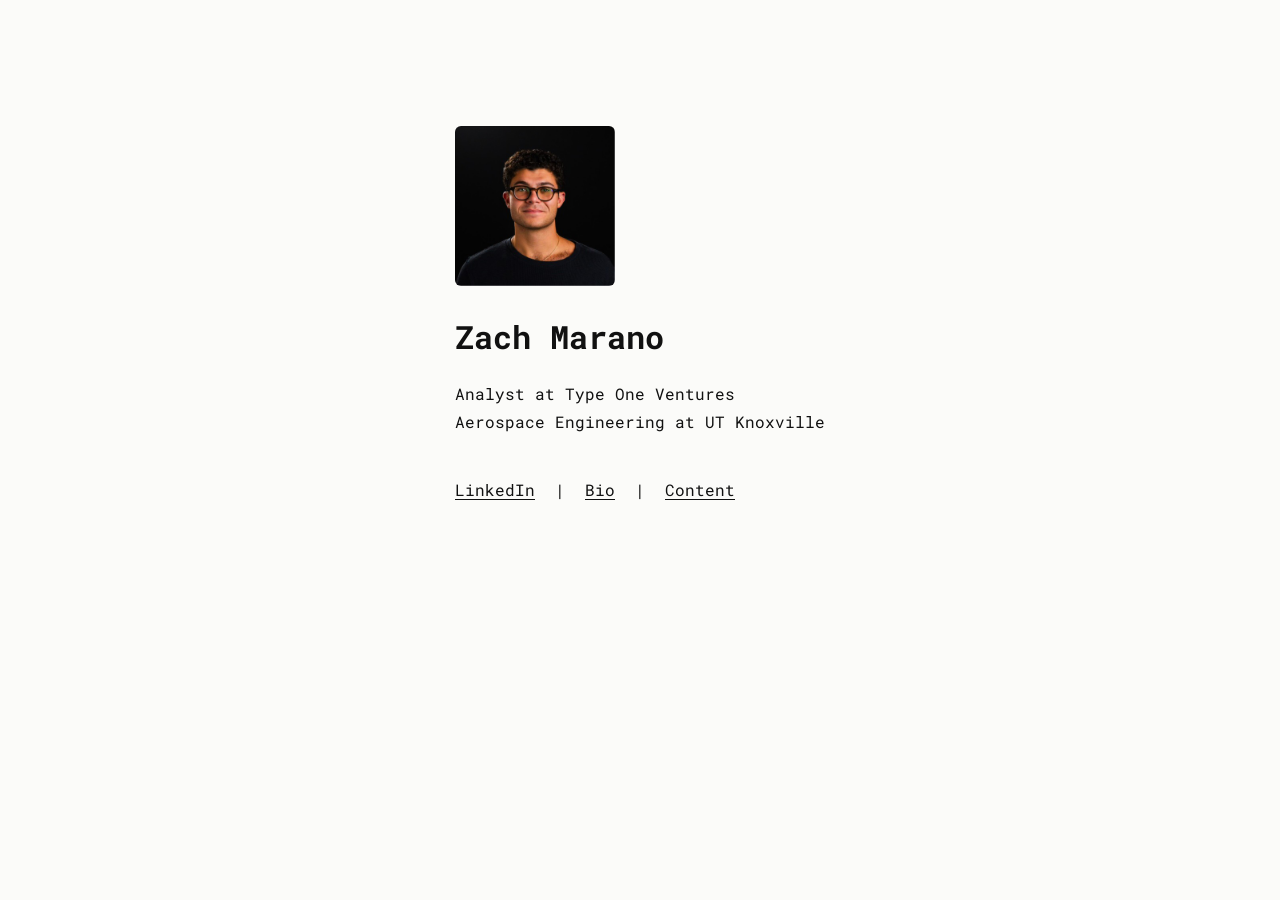
<file: index.html>
<!DOCTYPE html>
<html lang="en">
<head>
  <meta charset="utf-8">
  <meta name="viewport" content="width=device-width, initial-scale=1">
  <title></title>
  <link rel="stylesheet" href="style.css?v=3">
</head>
<body>
  <main class="home">
    <img class="headshot" src="images/headshot.jpg" alt="Zach Marano">
    <h1>Zach Marano</h1>
    <div class="roles">
      <p>Analyst at Type One Ventures</p>
      <p>Aerospace Engineering at UT Knoxville</p>
    </div>
    <p class="links">
      <a href="https://www.linkedin.com/in/zacharymarano/" target="_blank" rel="noopener">LinkedIn</a><span class="sep"> | </span><a href="bio.html">Bio</a><span class="sep"> | </span><a href="content.html">Content</a>
    </p>
  </main>
</body>
</html>
</file>
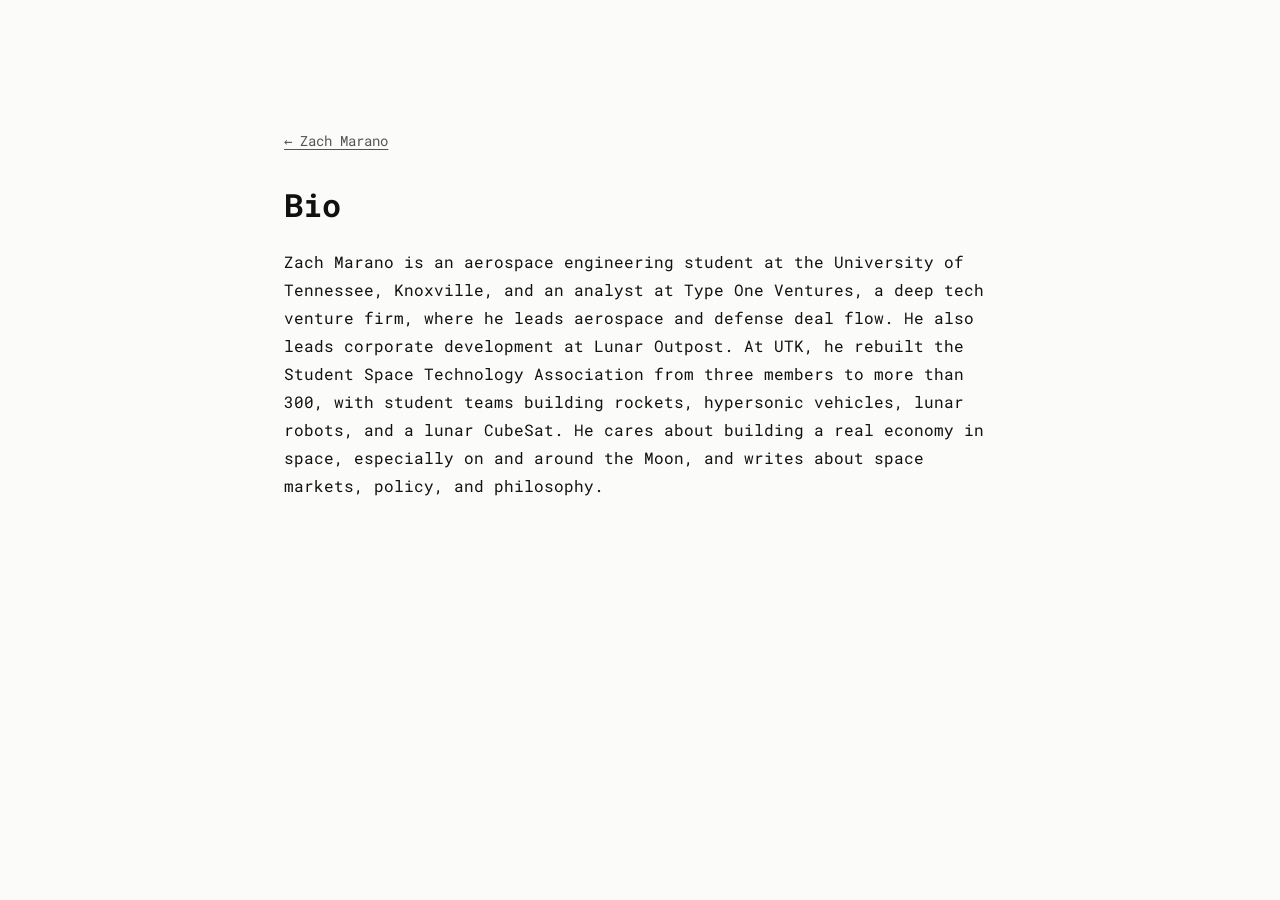
<file: bio.html>
<!DOCTYPE html>
<html lang="en">
<head>
  <meta charset="utf-8">
  <meta name="viewport" content="width=device-width, initial-scale=1">
  <title>Bio · Zach Marano</title>
  <link rel="stylesheet" href="style.css">
</head>
<body>
  <main>
    <a class="back" href="index.html">← Zach Marano</a>
    <h1>Bio</h1>
    <p>Zach Marano is an aerospace engineering student at the University of Tennessee, Knoxville, and an analyst at Type One Ventures, a deep tech venture firm, where he leads aerospace and defense deal flow. He also leads corporate development at Lunar Outpost. At UTK, he rebuilt the Student Space Technology Association from three members to more than 300, with student teams building rockets, hypersonic vehicles, lunar robots, and a lunar CubeSat. He cares about building a real economy in space, especially on and around the Moon, and writes about space markets, policy, and philosophy.</p>
  </main>
</body>
</html>
</file>
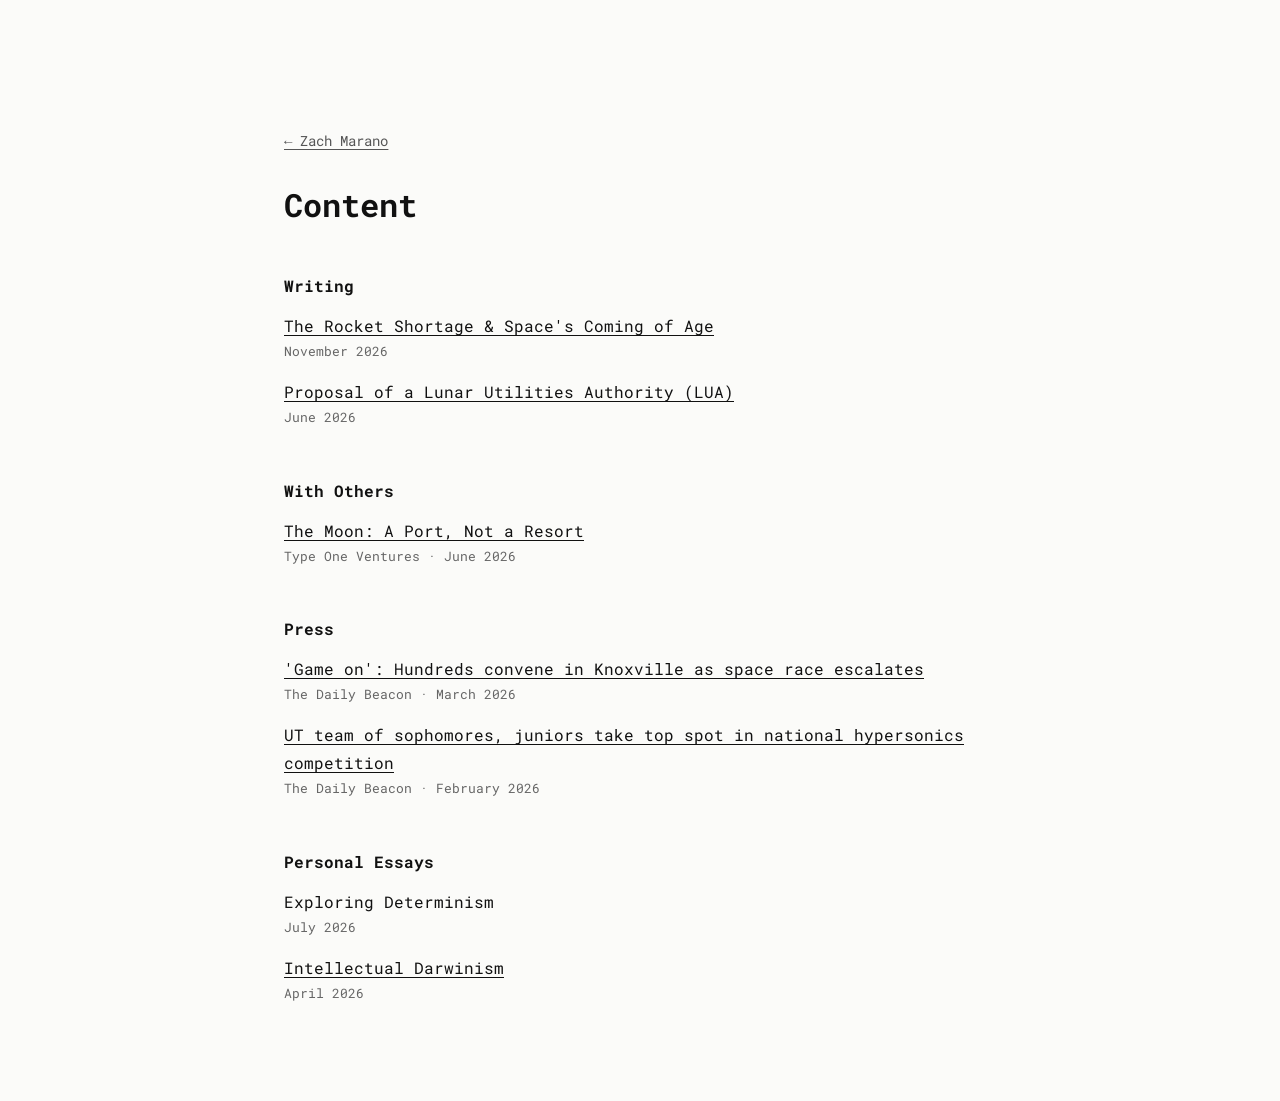
<file: content.html>
<!DOCTYPE html>
<html lang="en">
<head>
  <meta charset="utf-8">
  <meta name="viewport" content="width=device-width, initial-scale=1">
  <title>Content · Zach Marano</title>
  <link rel="stylesheet" href="style.css?v=2">
</head>
<body>
  <main>
    <a class="back" href="index.html">← Zach Marano</a>
    <h1>Content</h1>

    <h2>Writing</h2>
    <ul class="entries">
      <li><a href="writing/rocket-shortage.html">The Rocket Shortage &amp; Space's Coming of Age</a><span class="meta">November 2026</span></li>
      <li><a href="writing/lunar-utilities-authority.html">Proposal of a Lunar Utilities Authority (LUA)</a><span class="meta">June 2026</span></li>
    </ul>

    <h2>With Others</h2>
    <ul class="entries">
      <li><a href="https://type1ventures.com/newsroom/op-ed-a-port-not-a-resort" target="_blank" rel="noopener">The Moon: A Port, Not a Resort</a><span class="meta">Type One Ventures · June 2026</span></li>
    </ul>

    <h2>Press</h2>
    <ul class="entries">
      <li><a href="https://utdailybeacon.com/209488/news/game-on-hundreds-convene-in-knoxville-as-space-race-escalates/" target="_blank" rel="noopener">'Game on': Hundreds convene in Knoxville as space race escalates</a><span class="meta">The Daily Beacon · March 2026</span></li>
      <li><a href="https://utdailybeacon.com/207642/news/ut-team-of-sophomores-juniors-take-top-spot-in-national-hypersonics-competition/" target="_blank" rel="noopener">UT team of sophomores, juniors take top spot in national hypersonics competition</a><span class="meta">The Daily Beacon · February 2026</span></li>
    </ul>

    <h2>Personal Essays</h2>
    <ul class="entries">
      <!-- TODO: host as writing/exploring-determinism.html once text is provided -->
      <li>Exploring Determinism<span class="meta">July 2026</span></li>
      <li><a href="writing/intellectual-darwinism.html">Intellectual Darwinism</a><span class="meta">April 2026</span></li>
    </ul>
  </main>
</body>
</html>
</file>
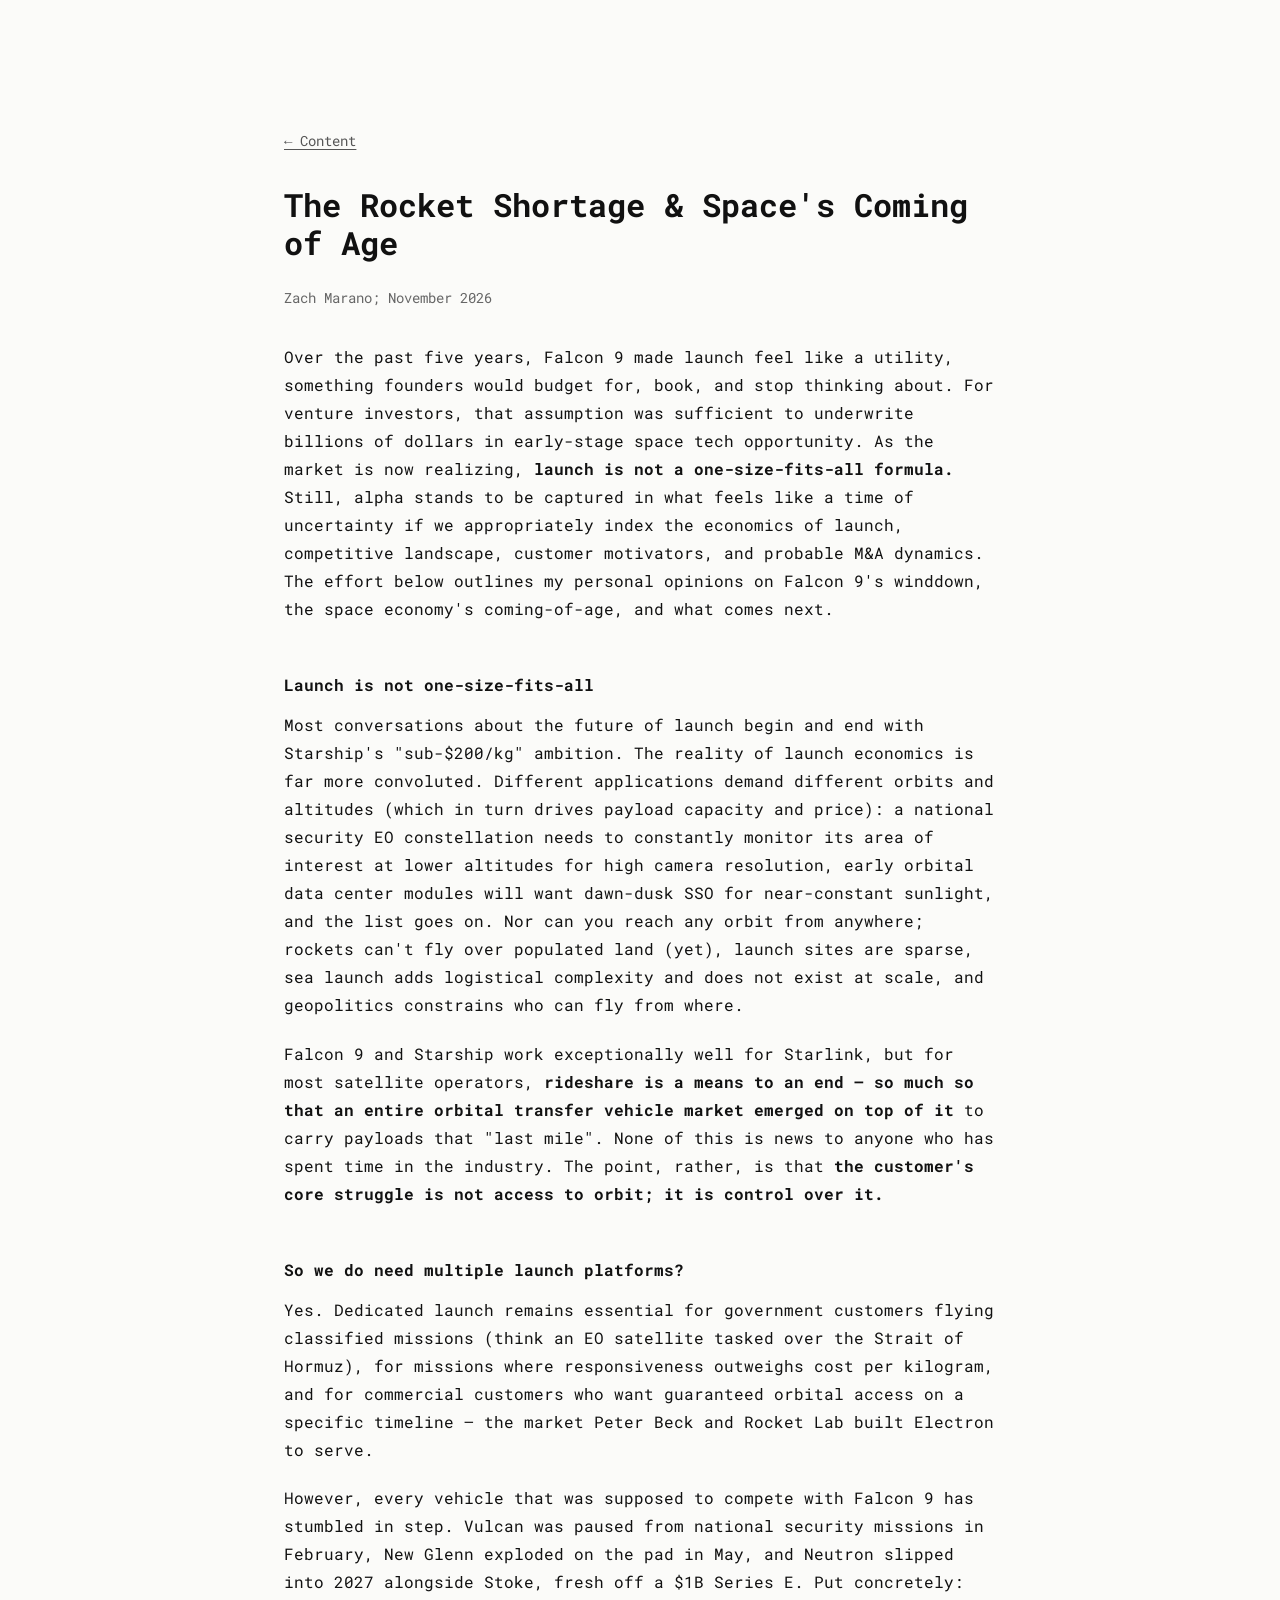
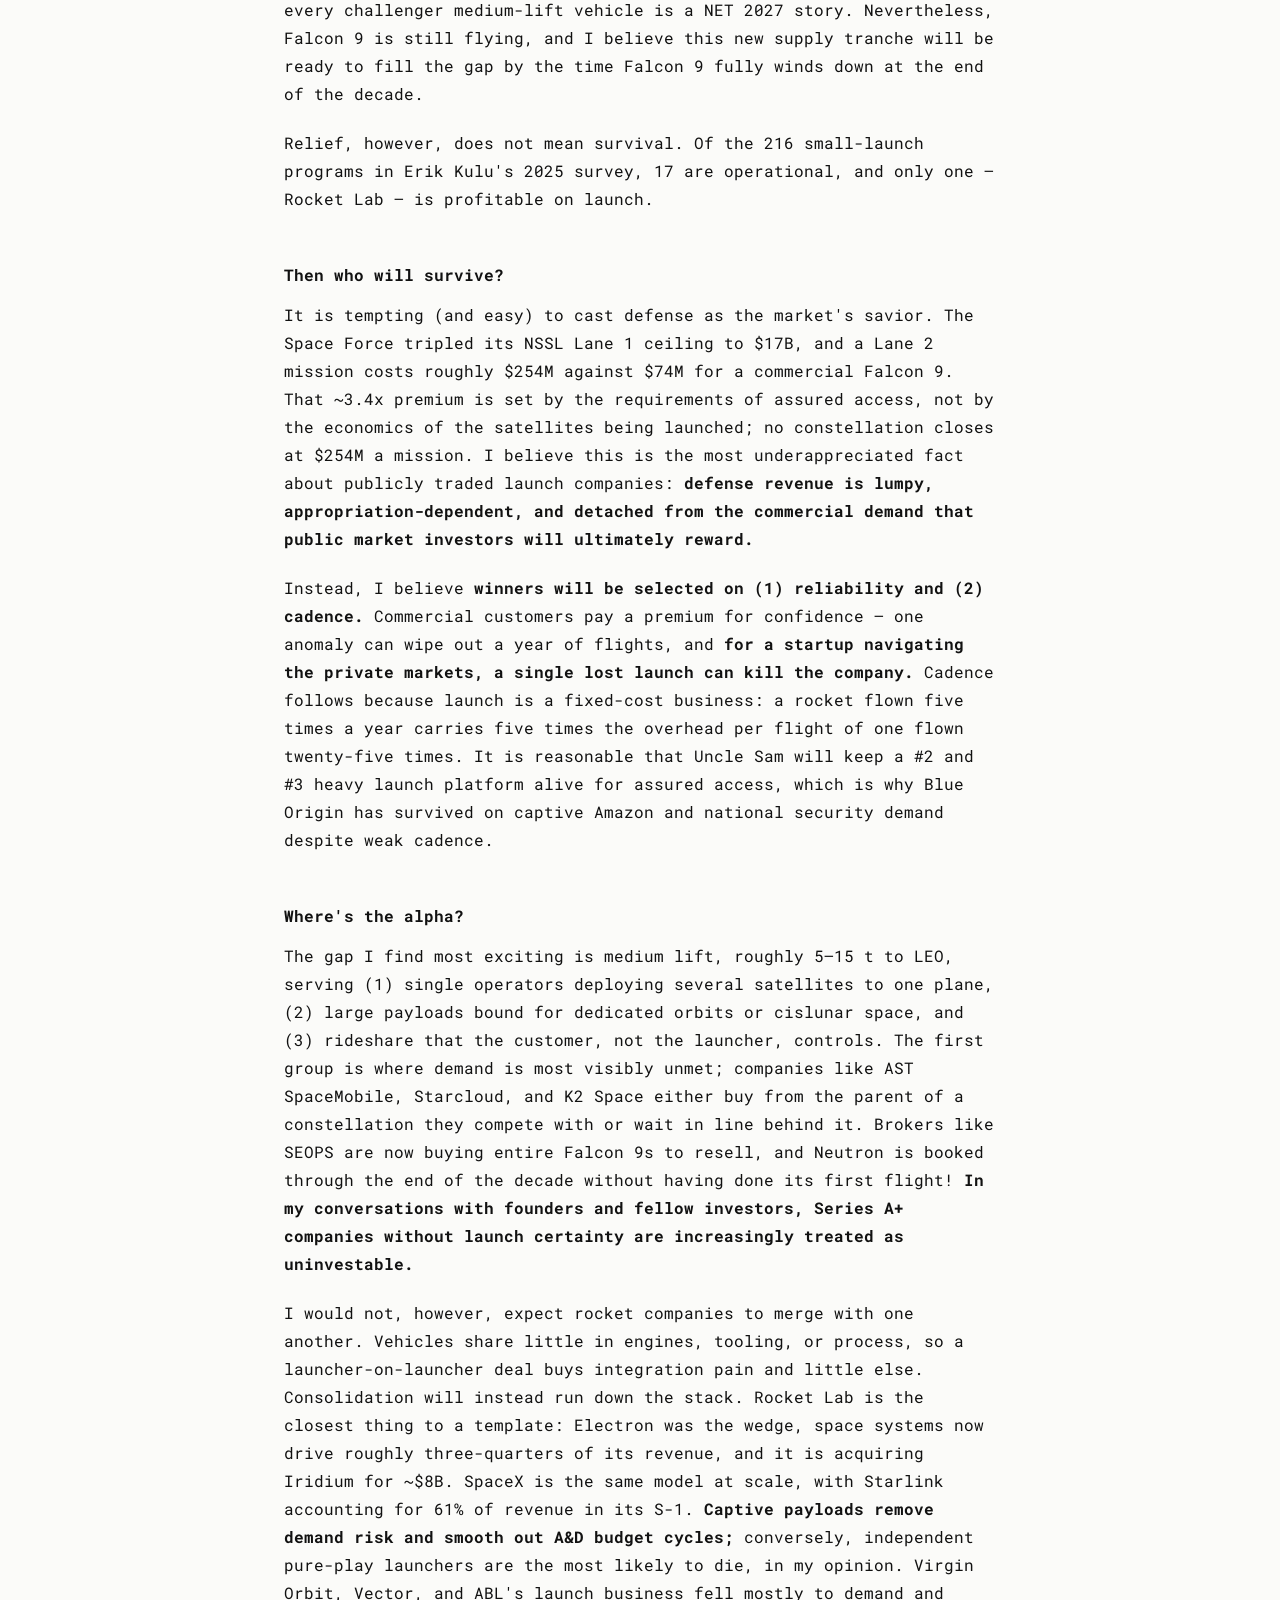
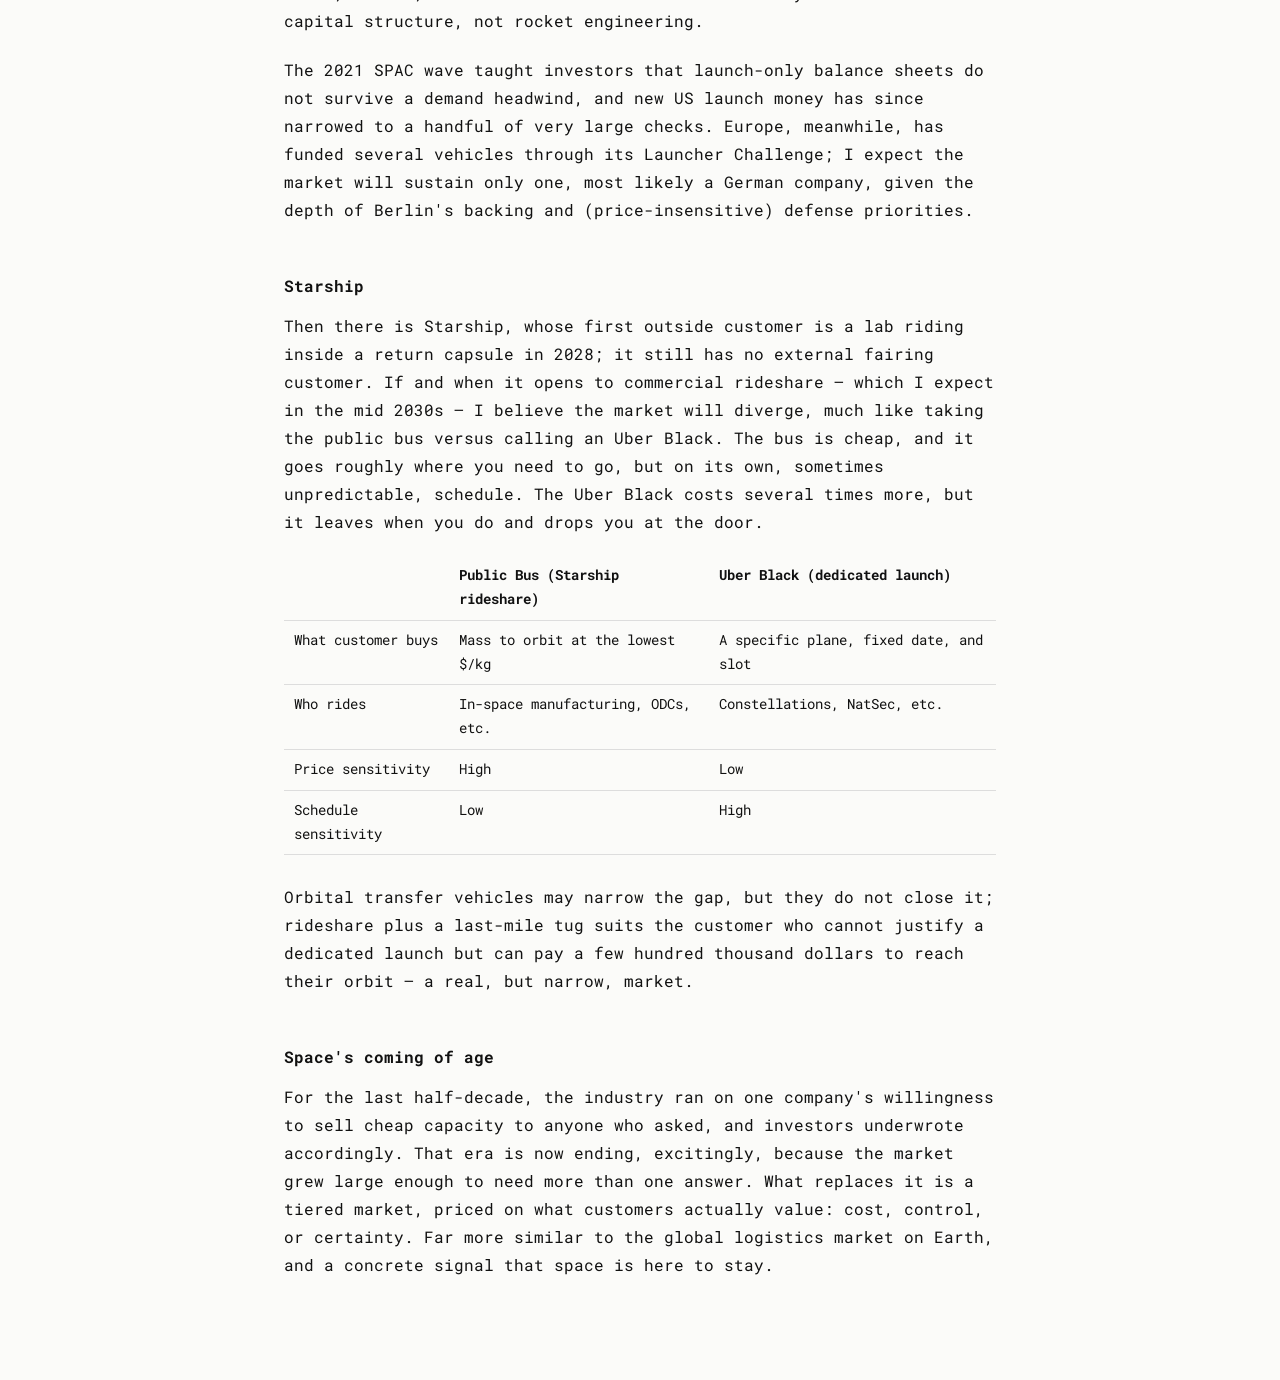
<file: rocket-shortage.html>
<!DOCTYPE html>
<html lang="en">
<head>
  <meta charset="utf-8">
  <meta name="viewport" content="width=device-width, initial-scale=1">
  <title>The Rocket Shortage &amp; Space's Coming of Age · Zach Marano</title>
  <link rel="stylesheet" href="../style.css">
</head>
<body>
  <main>
    <a class="back" href="../content.html">← Content</a>
    <article>
      <h1>The Rocket Shortage &amp; Space's Coming of Age</h1>
      <p class="byline">Zach Marano; November 2026</p>

      <p>Over the past five years, Falcon 9 made launch feel like a utility, something founders would budget for, book, and stop thinking about. For venture investors, that assumption was sufficient to underwrite billions of dollars in early-stage space tech opportunity. As the market is now realizing, <strong>launch is not a one-size-fits-all formula.</strong> Still, alpha stands to be captured in what feels like a time of uncertainty if we appropriately index the economics of launch, competitive landscape, customer motivators, and probable M&amp;A dynamics. The effort below outlines my personal opinions on Falcon 9's winddown, the space economy's coming-of-age, and what comes next.</p>

      <h2>Launch is not one-size-fits-all</h2>
      <p>Most conversations about the future of launch begin and end with Starship's "sub-$200/kg" ambition. The reality of launch economics is far more convoluted. Different applications demand different orbits and altitudes (which in turn drives payload capacity and price): a national security EO constellation needs to constantly monitor its area of interest at lower altitudes for high camera resolution, early orbital data center modules will want dawn-dusk SSO for near-constant sunlight, and the list goes on. Nor can you reach any orbit from anywhere; rockets can't fly over populated land (yet), launch sites are sparse, sea launch adds logistical complexity and does not exist at scale, and geopolitics constrains who can fly from where.</p>
      <p>Falcon 9 and Starship work exceptionally well for Starlink, but for most satellite operators, <strong>rideshare is a means to an end – so much so that an entire orbital transfer vehicle market emerged on top of it</strong> to carry payloads that "last mile". None of this is news to anyone who has spent time in the industry. The point, rather, is that <strong>the customer's core struggle is not access to orbit; it is control over it.</strong></p>

      <h2>So we do need multiple launch platforms?</h2>
      <p>Yes. Dedicated launch remains essential for government customers flying classified missions (think an EO satellite tasked over the Strait of Hormuz), for missions where responsiveness outweighs cost per kilogram, and for commercial customers who want guaranteed orbital access on a specific timeline – the market Peter Beck and Rocket Lab built Electron to serve.</p>
      <p>However, every vehicle that was supposed to compete with Falcon 9 has stumbled in step. Vulcan was paused from national security missions in February, New Glenn exploded on the pad in May, and Neutron slipped into 2027 alongside Stoke, fresh off a $1B Series E. Put concretely: every challenger medium-lift vehicle is a NET 2027 story. Nevertheless, Falcon 9 is still flying, and I believe this new supply tranche will be ready to fill the gap by the time Falcon 9 fully winds down at the end of the decade.</p>
      <p>Relief, however, does not mean survival. Of the 216 small-launch programs in Erik Kulu's 2025 survey, 17 are operational, and only one – Rocket Lab – is profitable on launch.</p>

      <h2>Then who will survive?</h2>
      <p>It is tempting (and easy) to cast defense as the market's savior. The Space Force tripled its NSSL Lane 1 ceiling to $17B, and a Lane 2 mission costs roughly $254M against $74M for a commercial Falcon 9. That ~3.4x premium is set by the requirements of assured access, not by the economics of the satellites being launched; no constellation closes at $254M a mission. I believe this is the most underappreciated fact about publicly traded launch companies: <strong>defense revenue is lumpy, appropriation-dependent, and detached from the commercial demand that public market investors will ultimately reward.</strong></p>
      <p>Instead, I believe <strong>winners will be selected on (1) reliability and (2) cadence.</strong> Commercial customers pay a premium for confidence – one anomaly can wipe out a year of flights, and <strong>for a startup navigating the private markets, a single lost launch can kill the company.</strong> Cadence follows because launch is a fixed-cost business: a rocket flown five times a year carries five times the overhead per flight of one flown twenty-five times. It is reasonable that Uncle Sam will keep a #2 and #3 heavy launch platform alive for assured access, which is why Blue Origin has survived on captive Amazon and national security demand despite weak cadence.</p>

      <h2>Where's the alpha?</h2>
      <p>The gap I find most exciting is medium lift, roughly 5–15 t to LEO, serving (1) single operators deploying several satellites to one plane, (2) large payloads bound for dedicated orbits or cislunar space, and (3) rideshare that the customer, not the launcher, controls. The first group is where demand is most visibly unmet; companies like AST SpaceMobile, Starcloud, and K2 Space either buy from the parent of a constellation they compete with or wait in line behind it. Brokers like SEOPS are now buying entire Falcon 9s to resell, and Neutron is booked through the end of the decade without having done its first flight! <strong>In my conversations with founders and fellow investors, Series A+ companies without launch certainty are increasingly treated as uninvestable.</strong></p>
      <p>I would not, however, expect rocket companies to merge with one another. Vehicles share little in engines, tooling, or process, so a launcher-on-launcher deal buys integration pain and little else. Consolidation will instead run down the stack. Rocket Lab is the closest thing to a template: Electron was the wedge, space systems now drive roughly three-quarters of its revenue, and it is acquiring Iridium for ~$8B. SpaceX is the same model at scale, with Starlink accounting for 61% of revenue in its S-1. <strong>Captive payloads remove demand risk and smooth out A&amp;D budget cycles;</strong> conversely, independent pure-play launchers are the most likely to die, in my opinion. Virgin Orbit, Vector, and ABL's launch business fell mostly to demand and capital structure, not rocket engineering.</p>
      <p>The 2021 SPAC wave taught investors that launch-only balance sheets do not survive a demand headwind, and new US launch money has since narrowed to a handful of very large checks. Europe, meanwhile, has funded several vehicles through its Launcher Challenge; I expect the market will sustain only one, most likely a German company, given the depth of Berlin's backing and (price-insensitive) defense priorities.</p>

      <h2>Starship</h2>
      <p>Then there is Starship, whose first outside customer is a lab riding inside a return capsule in 2028; it still has no external fairing customer. If and when it opens to commercial rideshare – which I expect in the mid 2030s – I believe the market will diverge, much like taking the public bus versus calling an Uber Black. The bus is cheap, and it goes roughly where you need to go, but on its own, sometimes unpredictable, schedule. The Uber Black costs several times more, but it leaves when you do and drops you at the door.</p>

      <table>
        <thead>
          <tr><th></th><th>Public Bus (Starship rideshare)</th><th>Uber Black (dedicated launch)</th></tr>
        </thead>
        <tbody>
          <tr><td>What customer buys</td><td>Mass to orbit at the lowest $/kg</td><td>A specific plane, fixed date, and slot</td></tr>
          <tr><td>Who rides</td><td>In-space manufacturing, ODCs, etc.</td><td>Constellations, NatSec, etc.</td></tr>
          <tr><td>Price sensitivity</td><td>High</td><td>Low</td></tr>
          <tr><td>Schedule sensitivity</td><td>Low</td><td>High</td></tr>
        </tbody>
      </table>

      <p>Orbital transfer vehicles may narrow the gap, but they do not close it; rideshare plus a last-mile tug suits the customer who cannot justify a dedicated launch but can pay a few hundred thousand dollars to reach their orbit – a real, but narrow, market.</p>

      <h2>Space's coming of age</h2>
      <p>For the last half-decade, the industry ran on one company's willingness to sell cheap capacity to anyone who asked, and investors underwrote accordingly. That era is now ending, excitingly, because the market grew large enough to need more than one answer. What replaces it is a tiered market, priced on what customers actually value: cost, control, or certainty. Far more similar to the global logistics market on Earth, and a concrete signal that space is here to stay.</p>
    </article>
  </main>
</body>
</html>
</file>
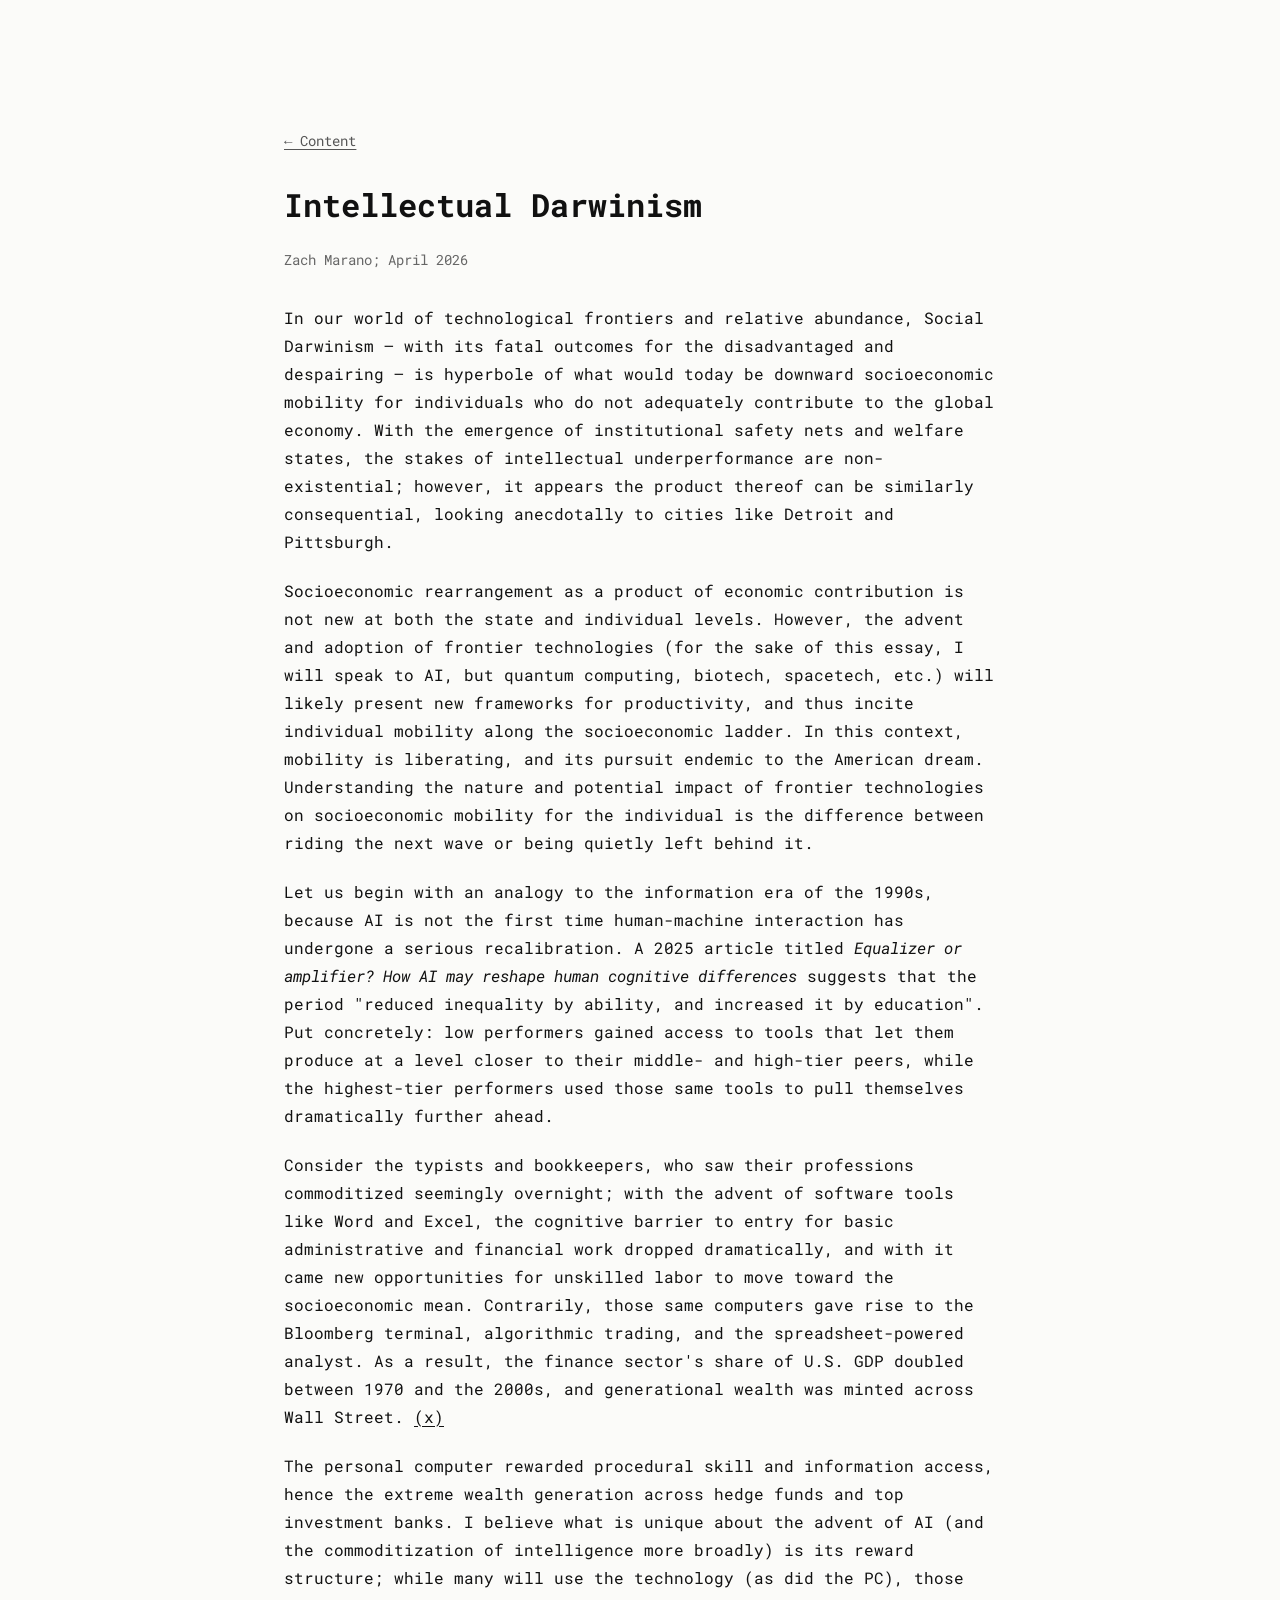
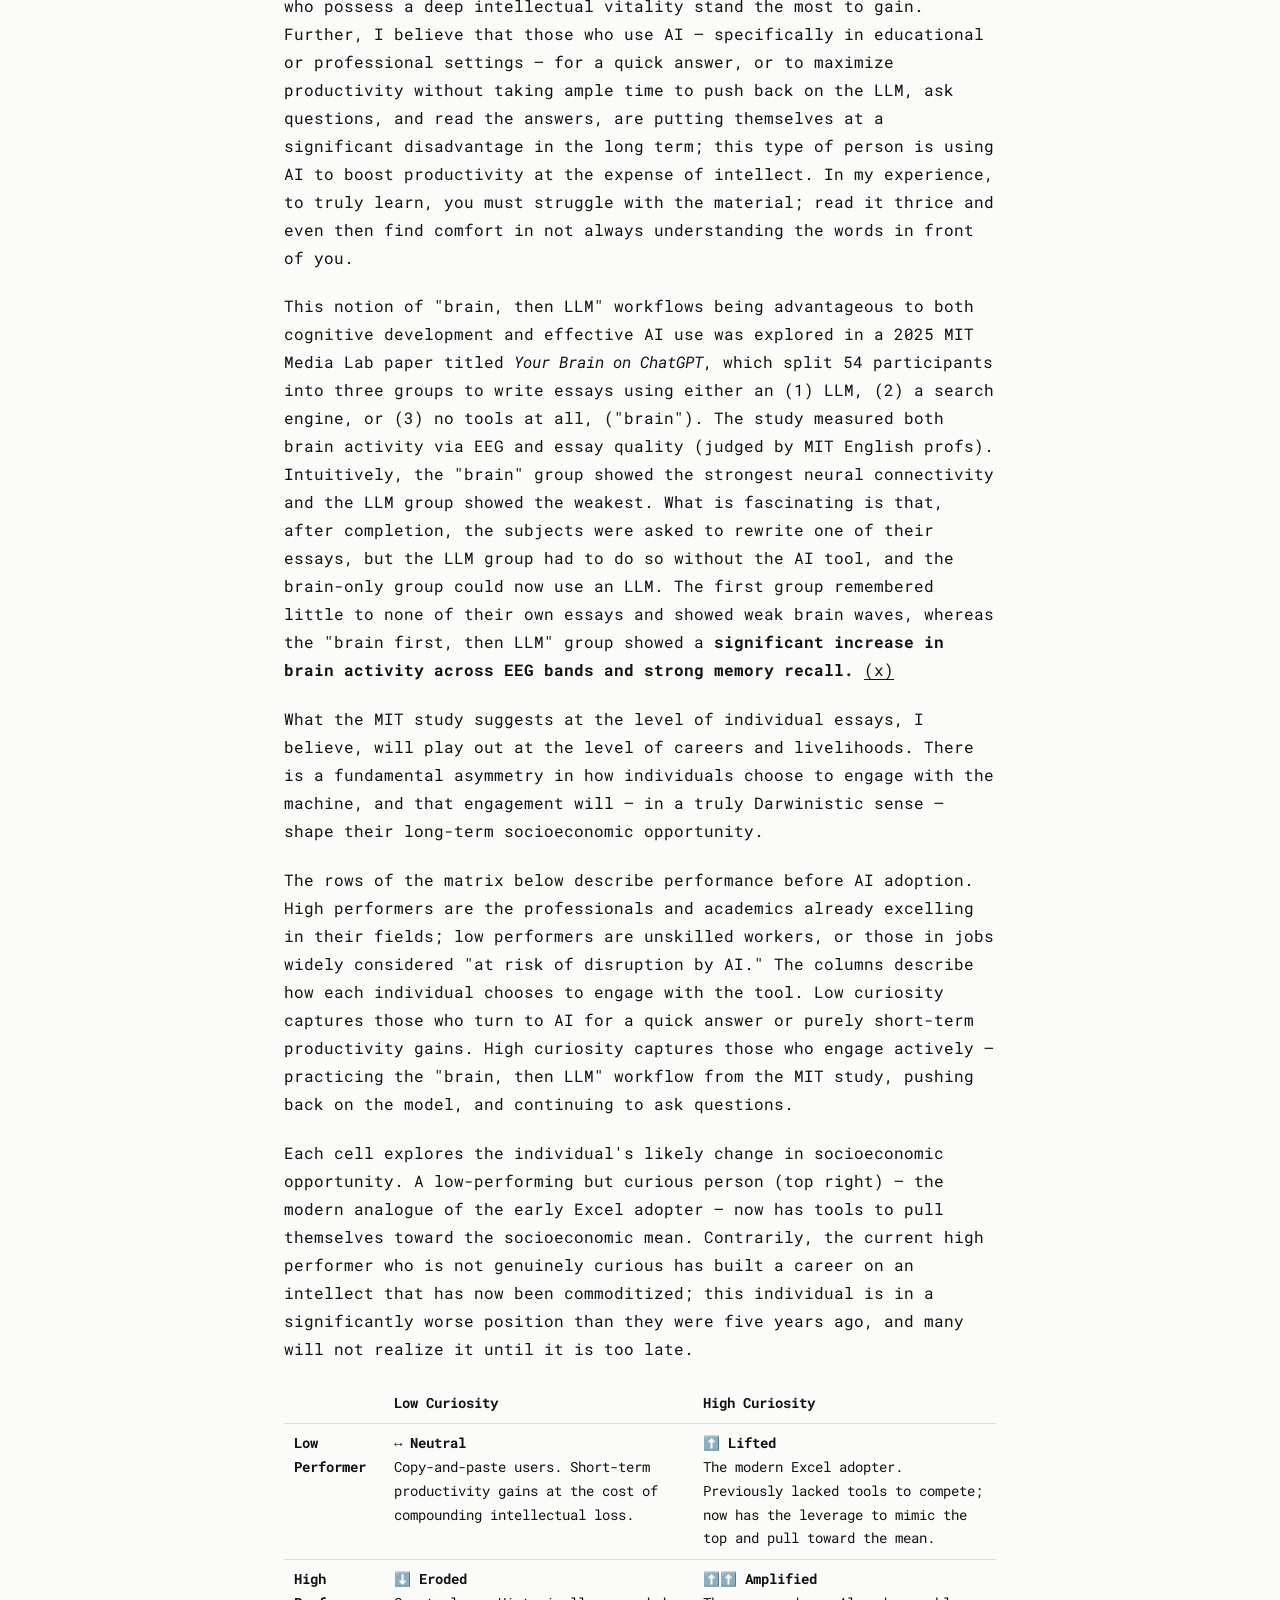
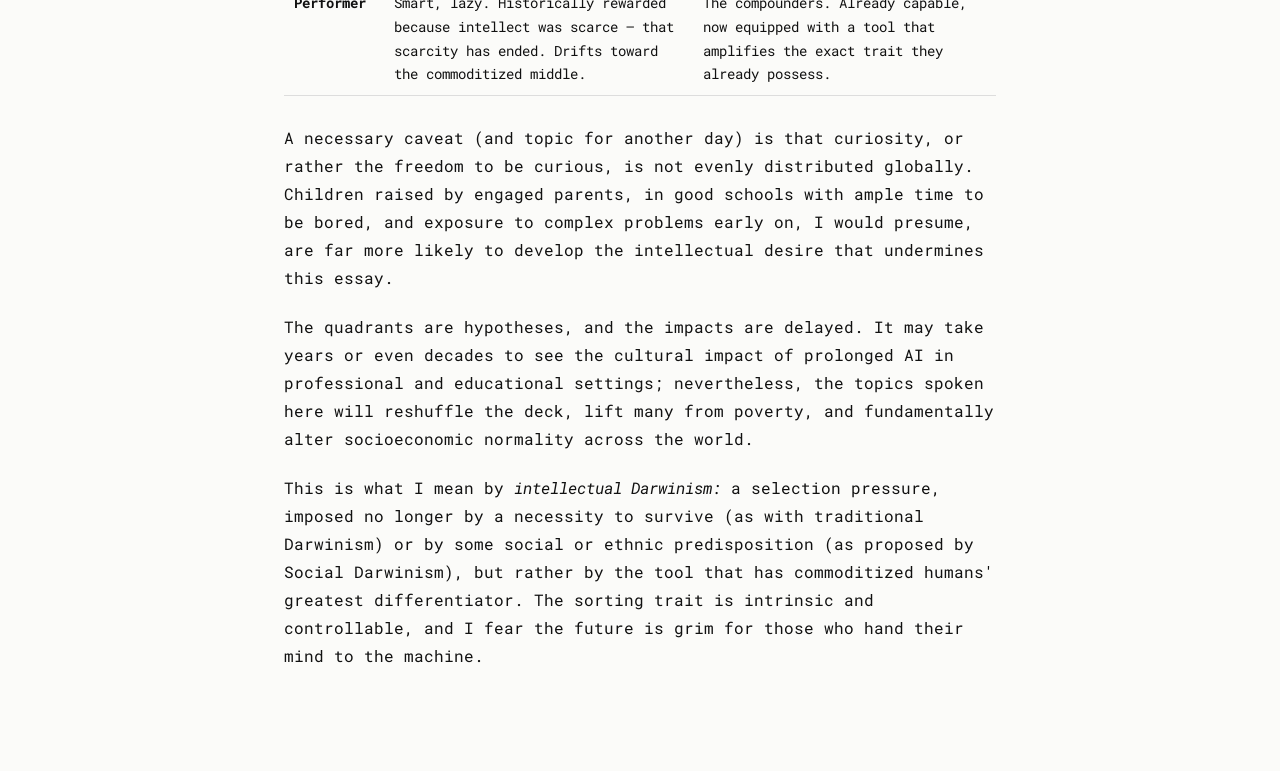
<file: writing/intellectual-darwinism.html>
<!DOCTYPE html>
<html lang="en">
<head>
  <meta charset="utf-8">
  <meta name="viewport" content="width=device-width, initial-scale=1">
  <title>Intellectual Darwinism · Zach Marano</title>
  <link rel="stylesheet" href="../style.css?v=2">
</head>
<body>
  <main>
    <a class="back" href="../content.html">← Content</a>
    <article>
      <h1>Intellectual Darwinism</h1>
      <p class="byline">Zach Marano; April 2026</p>

      <p>In our world of technological frontiers and relative abundance, Social Darwinism – with its fatal outcomes for the disadvantaged and despairing – is hyperbole of what would today be downward socioeconomic mobility for individuals who do not adequately contribute to the global economy. With the emergence of institutional safety nets and welfare states, the stakes of intellectual underperformance are non-existential; however, it appears the product thereof can be similarly consequential, looking anecdotally to cities like Detroit and Pittsburgh.</p>

      <p>Socioeconomic rearrangement as a product of economic contribution is not new at both the state and individual levels. However, the advent and adoption of frontier technologies (for the sake of this essay, I will speak to AI, but quantum computing, biotech, spacetech, etc.) will likely present new frameworks for productivity, and thus incite individual mobility along the socioeconomic ladder. In this context, mobility is liberating, and its pursuit endemic to the American dream. Understanding the nature and potential impact of frontier technologies on socioeconomic mobility for the individual is the difference between riding the next wave or being quietly left behind it.</p>

      <p>Let us begin with an analogy to the information era of the 1990s, because AI is not the first time human-machine interaction has undergone a serious recalibration. A 2025 article titled <em>Equalizer or amplifier? How AI may reshape human cognitive differences</em> suggests that the period "reduced inequality by ability, and increased it by education". Put concretely: low performers gained access to tools that let them produce at a level closer to their middle- and high-tier peers, while the highest-tier performers used those same tools to pull themselves dramatically further ahead.</p>

      <p>Consider the typists and bookkeepers, who saw their professions commoditized seemingly overnight; with the advent of software tools like Word and Excel, the cognitive barrier to entry for basic administrative and financial work dropped dramatically, and with it came new opportunities for unskilled labor to move toward the socioeconomic mean. Contrarily, those same computers gave rise to the Bloomberg terminal, algorithmic trading, and the spreadsheet-powered analyst. As a result, the finance sector's share of U.S. GDP doubled between 1970 and the 2000s, and generational wealth was minted across Wall Street. <a href="https://arxiv.org/pdf/2512.03902" target="_blank" rel="noopener">(x)</a></p>

      <p>The personal computer rewarded procedural skill and information access, hence the extreme wealth generation across hedge funds and top investment banks. I believe what is unique about the advent of AI (and the commoditization of intelligence more broadly) is its reward structure; while many will use the technology (as did the PC), those who possess a deep intellectual vitality stand the most to gain. Further, I believe that those who use AI – specifically in educational or professional settings – for a quick answer, or to maximize productivity without taking ample time to push back on the LLM, ask questions, and read the answers, are putting themselves at a significant disadvantage in the long term; this type of person is using AI to boost productivity at the expense of intellect. In my experience, to truly learn, you must struggle with the material; read it thrice and even then find comfort in not always understanding the words in front of you.</p>

      <p>This notion of "brain, then LLM" workflows being advantageous to both cognitive development and effective AI use was explored in a 2025 MIT Media Lab paper titled <em>Your Brain on ChatGPT</em>, which split 54 participants into three groups to write essays using either an (1) LLM, (2) a search engine, or (3) no tools at all, ("brain"). The study measured both brain activity via EEG and essay quality (judged by MIT English profs). Intuitively, the "brain" group showed the strongest neural connectivity and the LLM group showed the weakest. What is fascinating is that, after completion, the subjects were asked to rewrite one of their essays, but the LLM group had to do so without the AI tool, and the brain-only group could now use an LLM. The first group remembered little to none of their own essays and showed weak brain waves, whereas the "brain first, then LLM" group showed a <strong>significant increase in brain activity across EEG bands and strong memory recall.</strong> <a href="https://arxiv.org/pdf/2506.08872v1" target="_blank" rel="noopener">(x)</a></p>

      <p>What the MIT study suggests at the level of individual essays, I believe, will play out at the level of careers and livelihoods. There is a fundamental asymmetry in how individuals choose to engage with the machine, and that engagement will – in a truly Darwinistic sense – shape their long-term socioeconomic opportunity.</p>

      <p>The rows of the matrix below describe performance before AI adoption. High performers are the professionals and academics already excelling in their fields; low performers are unskilled workers, or those in jobs widely considered "at risk of disruption by AI." The columns describe how each individual chooses to engage with the tool. Low curiosity captures those who turn to AI for a quick answer or purely short-term productivity gains. High curiosity captures those who engage actively — practicing the "brain, then LLM" workflow from the MIT study, pushing back on the model, and continuing to ask questions.</p>

      <p>Each cell explores the individual's likely change in socioeconomic opportunity. A low-performing but curious person (top right) – the modern analogue of the early Excel adopter – now has tools to pull themselves toward the socioeconomic mean. Contrarily, the current high performer who is not genuinely curious has built a career on an intellect that has now been commoditized; this individual is in a significantly worse position than they were five years ago, and many will not realize it until it is too late.</p>

      <table>
        <thead>
          <tr><th></th><th>Low Curiosity</th><th>High Curiosity</th></tr>
        </thead>
        <tbody>
          <tr>
            <th>Low Performer</th>
            <td><strong>↔️ Neutral</strong><br>Copy-and-paste users. Short-term productivity gains at the cost of compounding intellectual loss.</td>
            <td><strong>⬆️ Lifted</strong><br>The modern Excel adopter. Previously lacked tools to compete; now has the leverage to mimic the top and pull toward the mean.</td>
          </tr>
          <tr>
            <th>High Performer</th>
            <td><strong>⬇️ Eroded</strong><br>Smart, lazy. Historically rewarded because intellect was scarce – that scarcity has ended. Drifts toward the commoditized middle.</td>
            <td><strong>⬆️⬆️ Amplified</strong><br>The compounders. Already capable, now equipped with a tool that amplifies the exact trait they already possess.</td>
          </tr>
        </tbody>
      </table>

      <p>A necessary caveat (and topic for another day) is that curiosity, or rather the freedom to be curious, is not evenly distributed globally. Children raised by engaged parents, in good schools with ample time to be bored, and exposure to complex problems early on, I would presume, are far more likely to develop the intellectual desire that undermines this essay.</p>

      <p>The quadrants are hypotheses, and the impacts are delayed. It may take years or even decades to see the cultural impact of prolonged AI in professional and educational settings; nevertheless, the topics spoken here will reshuffle the deck, lift many from poverty, and fundamentally alter socioeconomic normality across the world.</p>

      <p>This is what I mean by <em>intellectual Darwinism:</em> a selection pressure, imposed no longer by a necessity to survive (as with traditional Darwinism) or by some social or ethnic predisposition (as proposed by Social Darwinism), but rather by the tool that has commoditized humans' greatest differentiator. The sorting trait is intrinsic and controllable, and I fear the future is grim for those who hand their mind to the machine.</p>
    </article>
  </main>
</body>
</html>
</file>
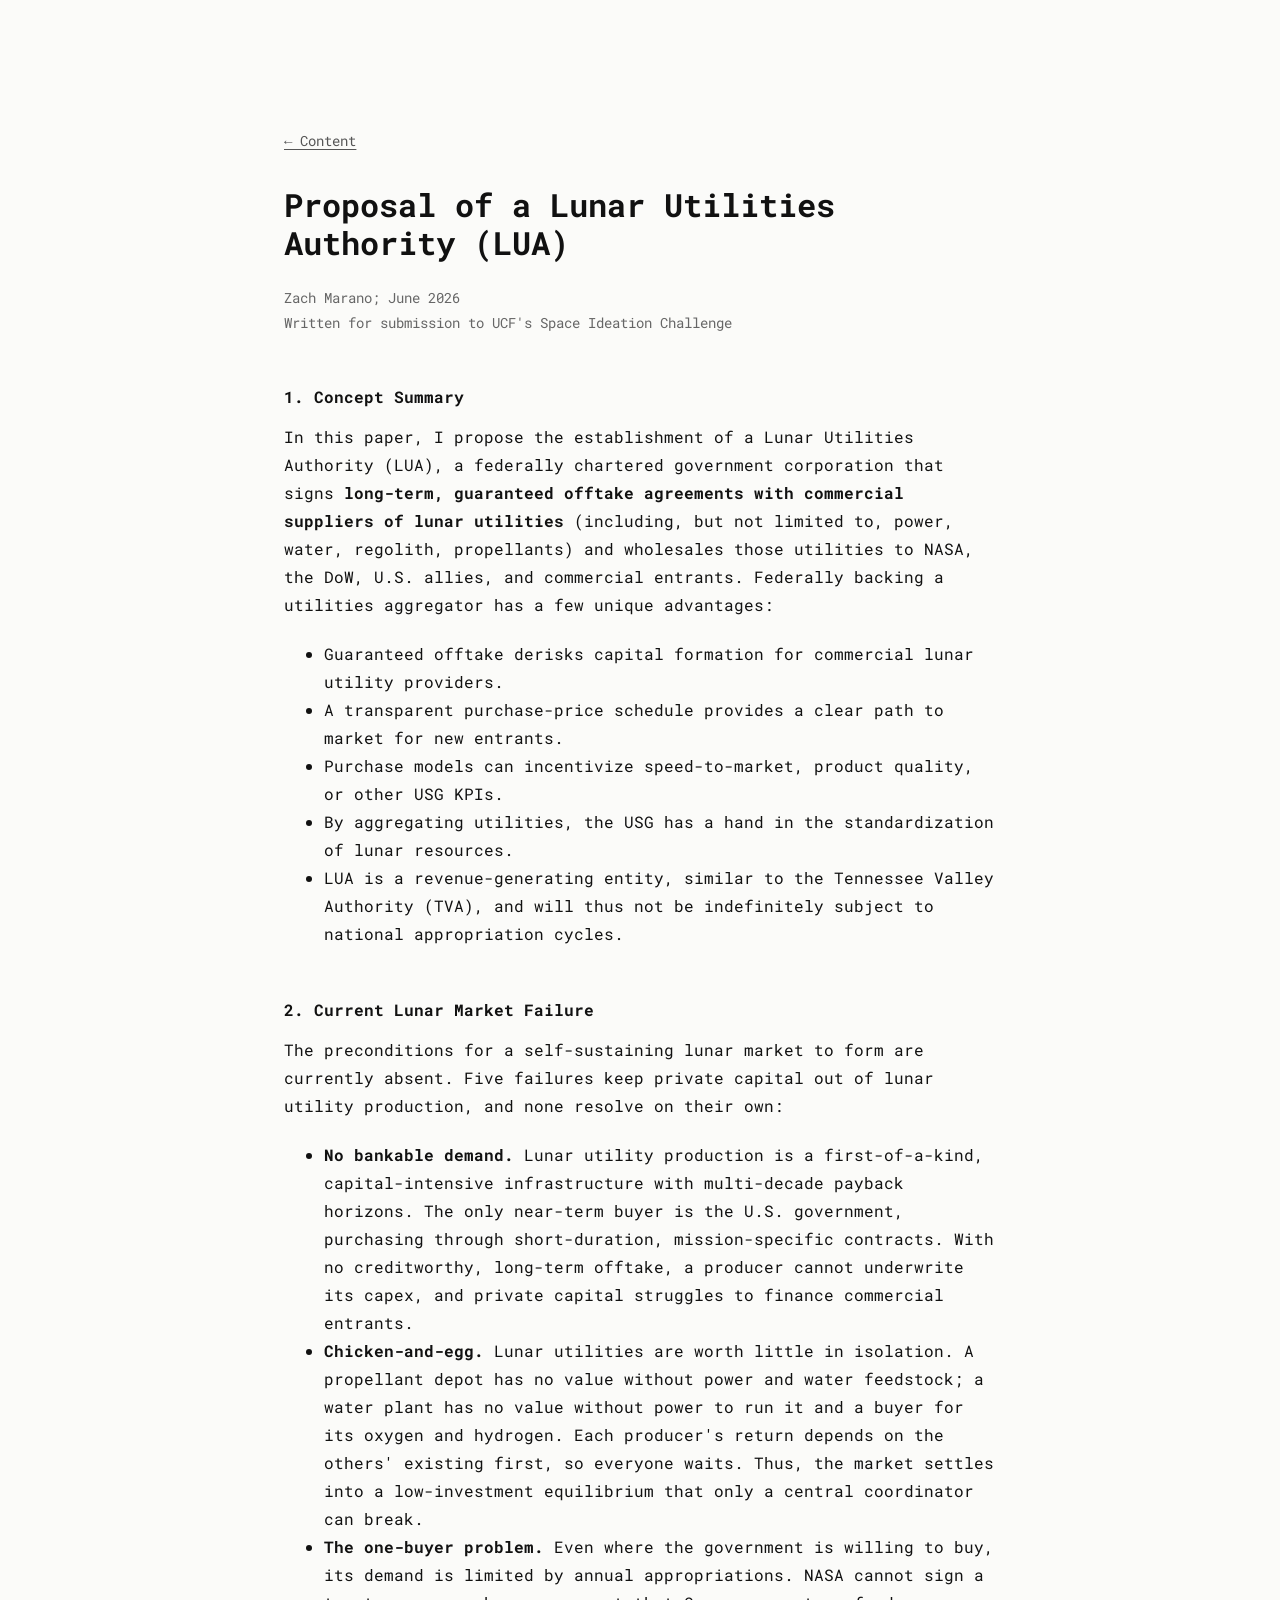
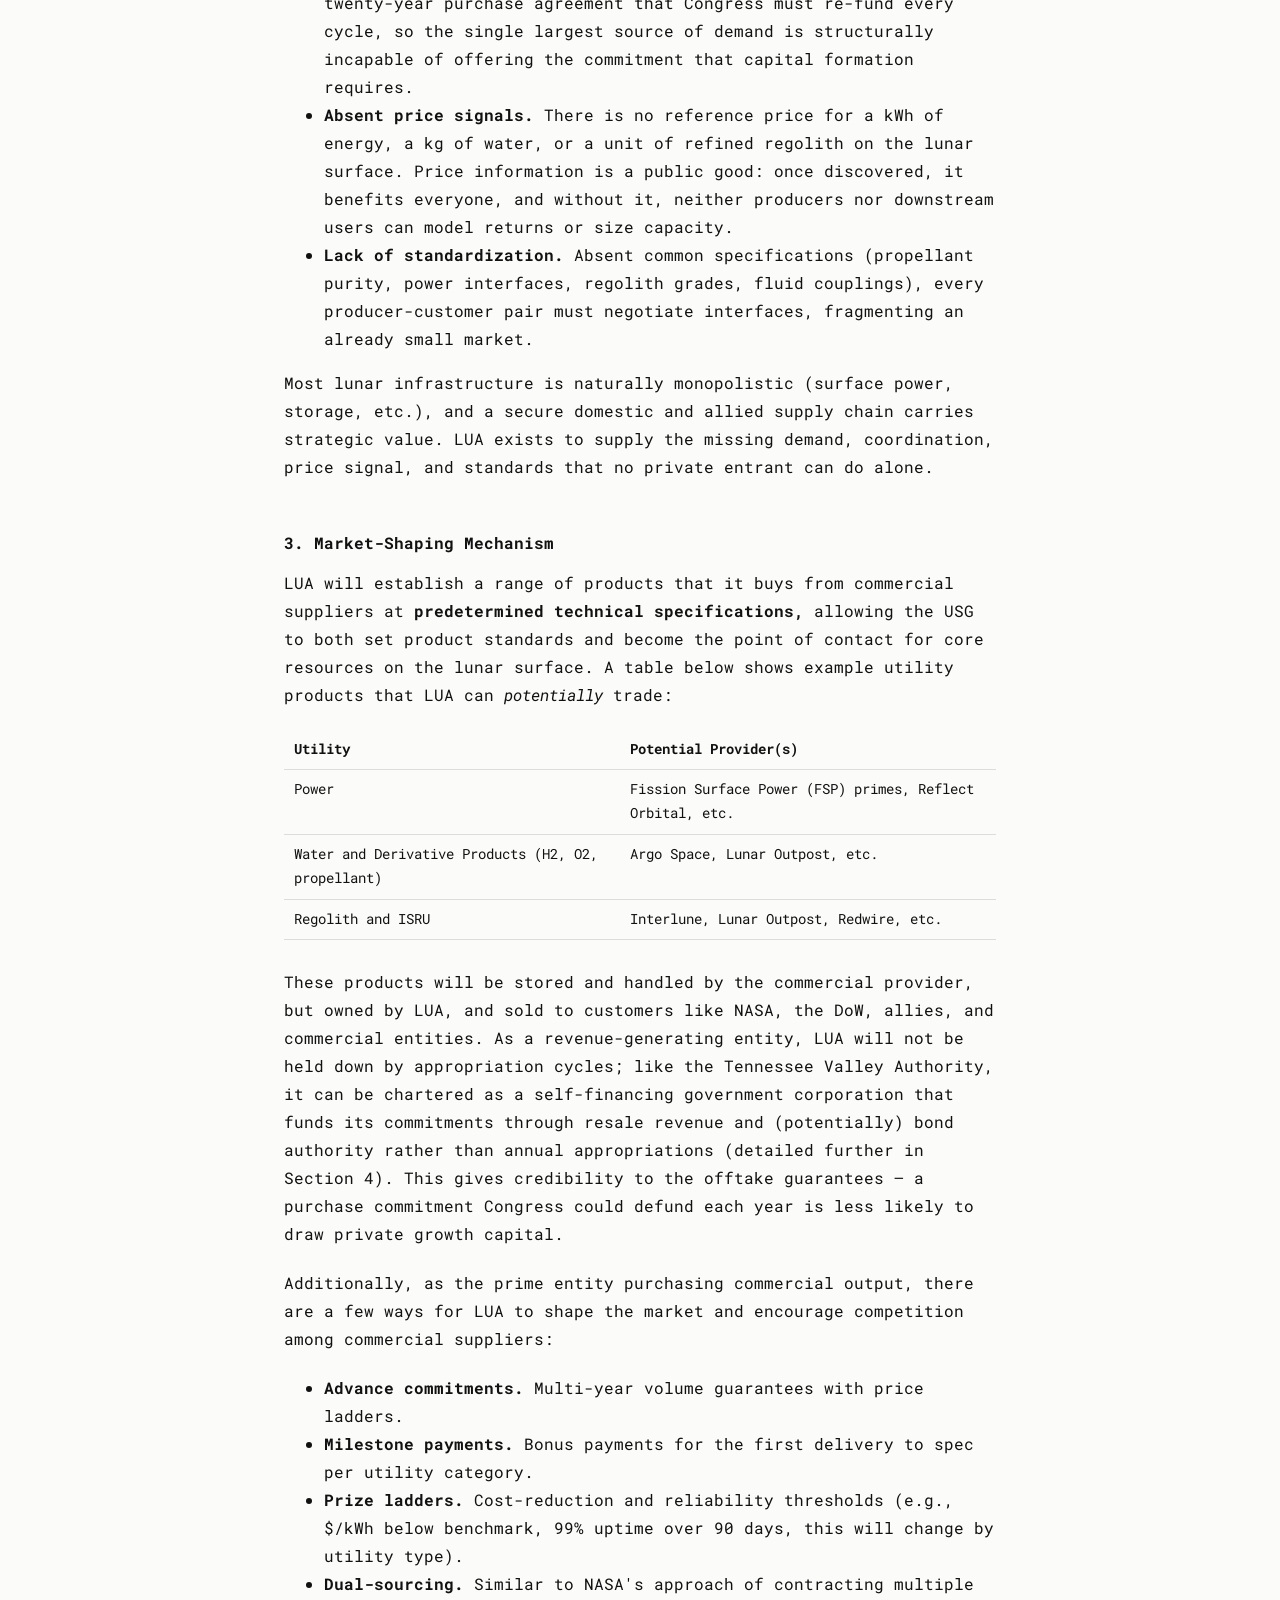
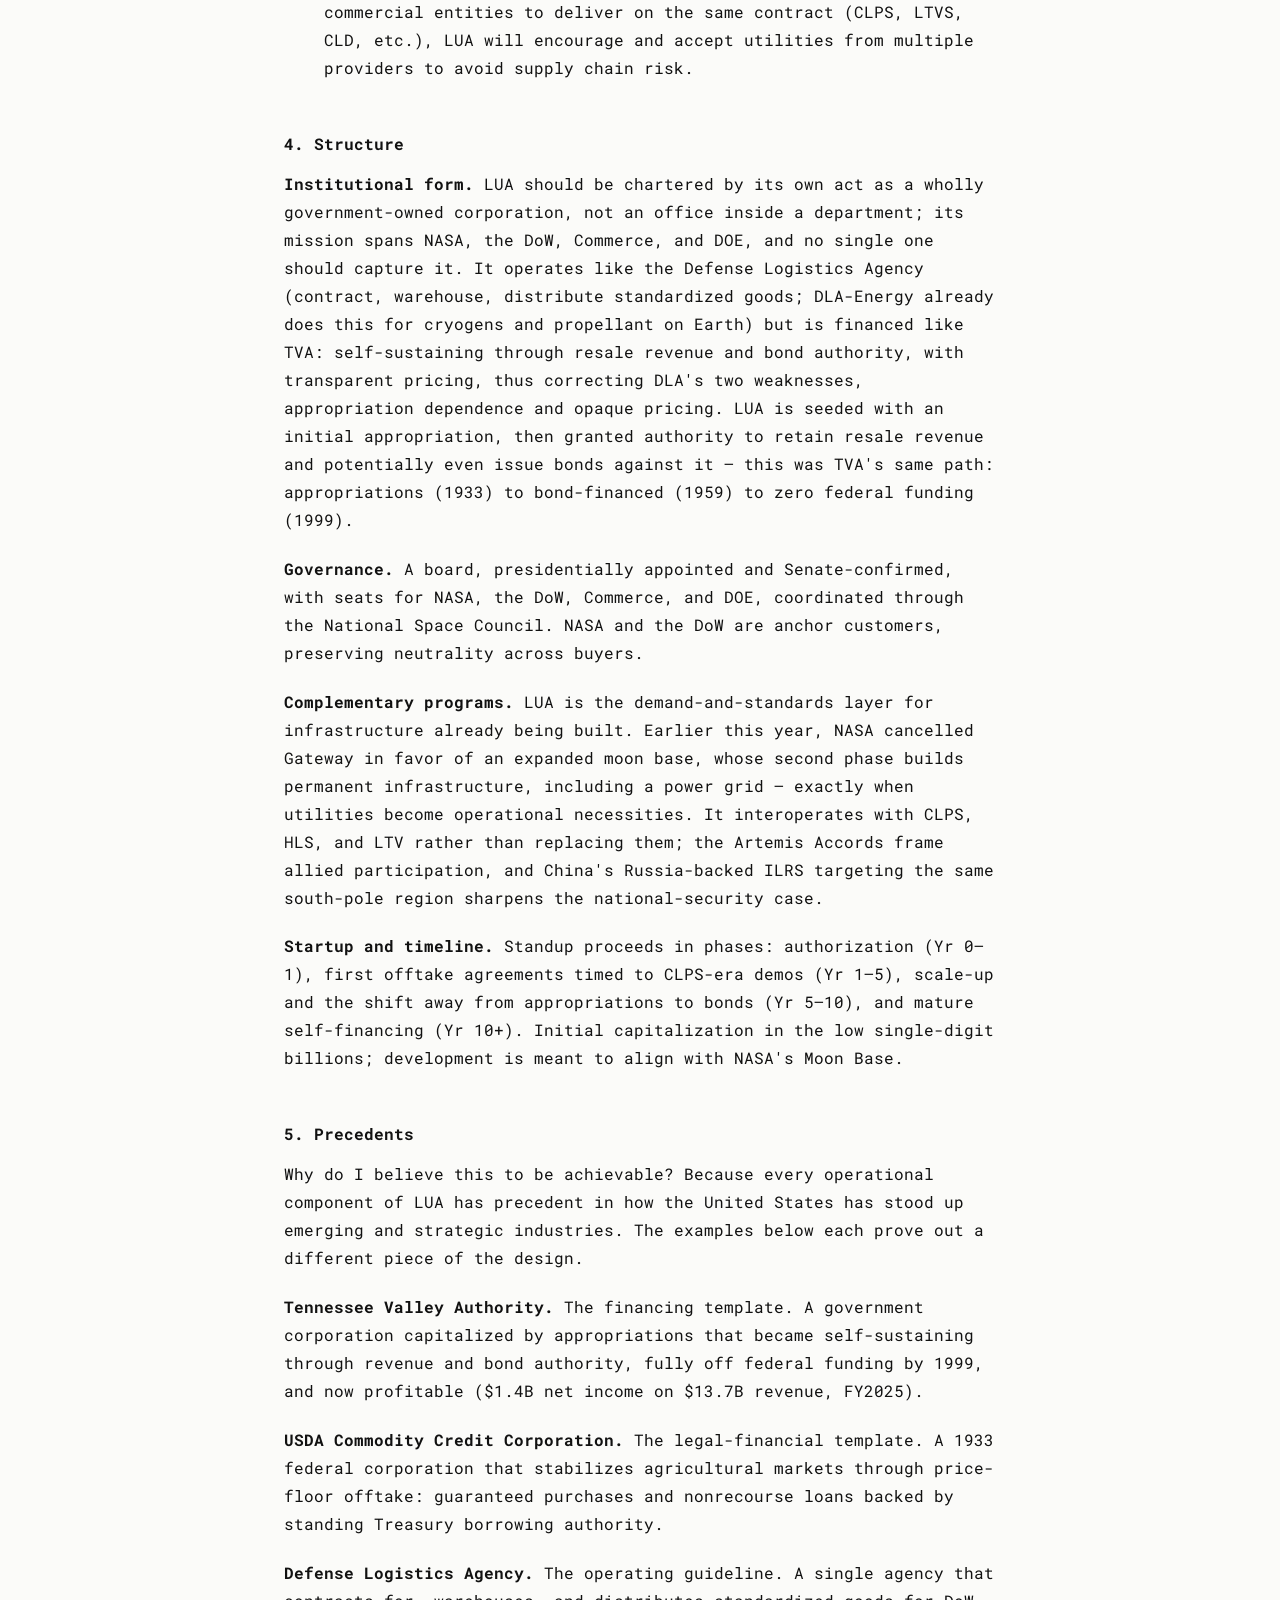
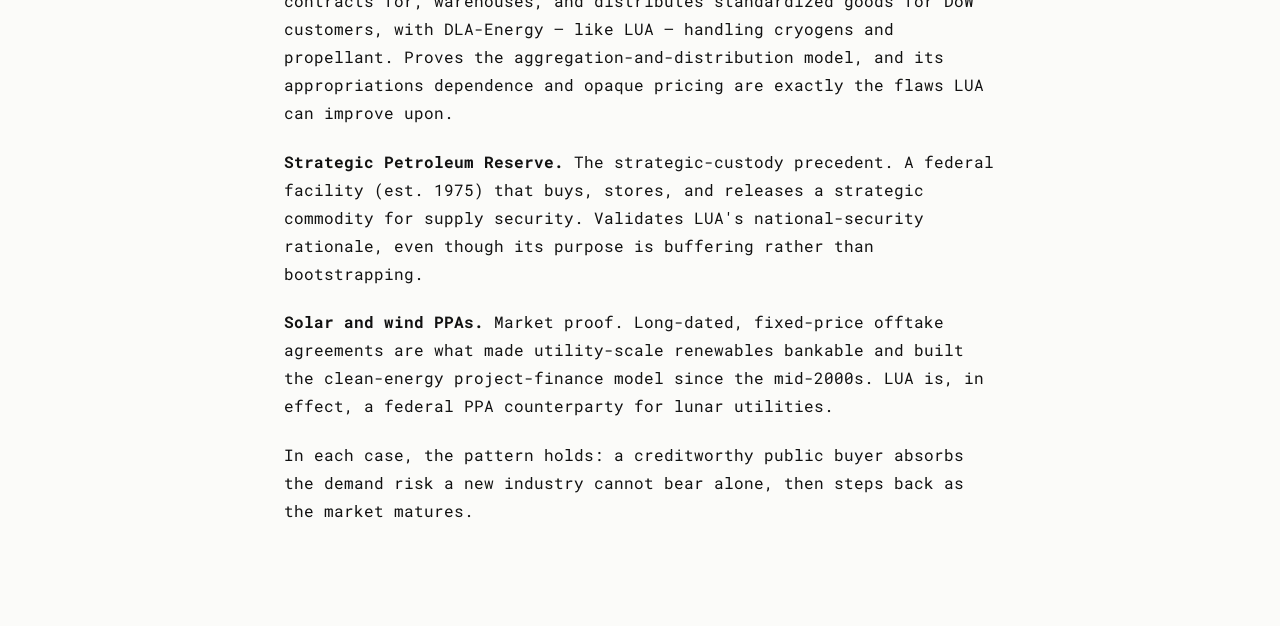
<file: writing/lunar-utilities-authority.html>
<!DOCTYPE html>
<html lang="en">
<head>
  <meta charset="utf-8">
  <meta name="viewport" content="width=device-width, initial-scale=1">
  <title>Proposal of a Lunar Utilities Authority (LUA) · Zach Marano</title>
  <link rel="stylesheet" href="../style.css?v=2">
</head>
<body>
  <main>
    <a class="back" href="../content.html">← Content</a>
    <article>
      <h1>Proposal of a Lunar Utilities Authority (LUA)</h1>
      <p class="byline">Zach Marano; June 2026<br>Written for submission to UCF's Space Ideation Challenge</p>

      <h2>1. Concept Summary</h2>
      <p>In this paper, I propose the establishment of a Lunar Utilities Authority (LUA), a federally chartered government corporation that signs <strong>long-term, guaranteed offtake agreements with commercial suppliers of lunar utilities</strong> (including, but not limited to, power, water, regolith, propellants) and wholesales those utilities to NASA, the DoW, U.S. allies, and commercial entrants. Federally backing a utilities aggregator has a few unique advantages:</p>
      <ul>
        <li>Guaranteed offtake derisks capital formation for commercial lunar utility providers.</li>
        <li>A transparent purchase-price schedule provides a clear path to market for new entrants.</li>
        <li>Purchase models can incentivize speed-to-market, product quality, or other USG KPIs.</li>
        <li>By aggregating utilities, the USG has a hand in the standardization of lunar resources.</li>
        <li>LUA is a revenue-generating entity, similar to the Tennessee Valley Authority (TVA), and will thus not be indefinitely subject to national appropriation cycles.</li>
      </ul>

      <h2>2. Current Lunar Market Failure</h2>
      <p>The preconditions for a self-sustaining lunar market to form are currently absent. Five failures keep private capital out of lunar utility production, and none resolve on their own:</p>
      <ul>
        <li><strong>No bankable demand.</strong> Lunar utility production is a first-of-a-kind, capital-intensive infrastructure with multi-decade payback horizons. The only near-term buyer is the U.S. government, purchasing through short-duration, mission-specific contracts. With no creditworthy, long-term offtake, a producer cannot underwrite its capex, and private capital struggles to finance commercial entrants.</li>
        <li><strong>Chicken-and-egg.</strong> Lunar utilities are worth little in isolation. A propellant depot has no value without power and water feedstock; a water plant has no value without power to run it and a buyer for its oxygen and hydrogen. Each producer's return depends on the others' existing first, so everyone waits. Thus, the market settles into a low-investment equilibrium that only a central coordinator can break.</li>
        <li><strong>The one-buyer problem.</strong> Even where the government is willing to buy, its demand is limited by annual appropriations. NASA cannot sign a twenty-year purchase agreement that Congress must re-fund every cycle, so the single largest source of demand is structurally incapable of offering the commitment that capital formation requires.</li>
        <li><strong>Absent price signals.</strong> There is no reference price for a kWh of energy, a kg of water, or a unit of refined regolith on the lunar surface. Price information is a public good: once discovered, it benefits everyone, and without it, neither producers nor downstream users can model returns or size capacity.</li>
        <li><strong>Lack of standardization.</strong> Absent common specifications (propellant purity, power interfaces, regolith grades, fluid couplings), every producer-customer pair must negotiate interfaces, fragmenting an already small market.</li>
      </ul>
      <p>Most lunar infrastructure is naturally monopolistic (surface power, storage, etc.), and a secure domestic and allied supply chain carries strategic value. LUA exists to supply the missing demand, coordination, price signal, and standards that no private entrant can do alone.</p>

      <h2>3. Market-Shaping Mechanism</h2>
      <p>LUA will establish a range of products that it buys from commercial suppliers at <strong>predetermined technical specifications,</strong> allowing the USG to both set product standards and become the point of contact for core resources on the lunar surface. A table below shows example utility products that LUA can <em>potentially</em> trade:</p>

      <table>
        <thead>
          <tr><th>Utility</th><th>Potential Provider(s)</th></tr>
        </thead>
        <tbody>
          <tr><td>Power</td><td>Fission Surface Power (FSP) primes, Reflect Orbital, etc.</td></tr>
          <tr><td>Water and Derivative Products (H2, O2, propellant)</td><td>Argo Space, Lunar Outpost, etc.</td></tr>
          <tr><td>Regolith and ISRU</td><td>Interlune, Lunar Outpost, Redwire, etc.</td></tr>
        </tbody>
      </table>

      <p>These products will be stored and handled by the commercial provider, but owned by LUA, and sold to customers like NASA, the DoW, allies, and commercial entities. As a revenue-generating entity, LUA will not be held down by appropriation cycles; like the Tennessee Valley Authority, it can be chartered as a self-financing government corporation that funds its commitments through resale revenue and (potentially) bond authority rather than annual appropriations (detailed further in Section 4). This gives credibility to the offtake guarantees – a purchase commitment Congress could defund each year is less likely to draw private growth capital.</p>
      <p>Additionally, as the prime entity purchasing commercial output, there are a few ways for LUA to shape the market and encourage competition among commercial suppliers:</p>
      <ul>
        <li><strong>Advance commitments.</strong> Multi-year volume guarantees with price ladders.</li>
        <li><strong>Milestone payments.</strong> Bonus payments for the first delivery to spec per utility category.</li>
        <li><strong>Prize ladders.</strong> Cost-reduction and reliability thresholds (e.g., $/kWh below benchmark, 99% uptime over 90 days, this will change by utility type).</li>
        <li><strong>Dual-sourcing.</strong> Similar to NASA's approach of contracting multiple commercial entities to deliver on the same contract (CLPS, LTVS, CLD, etc.), LUA will encourage and accept utilities from multiple providers to avoid supply chain risk.</li>
      </ul>

      <h2>4. Structure</h2>
      <p><strong>Institutional form.</strong> LUA should be chartered by its own act as a wholly government-owned corporation, not an office inside a department; its mission spans NASA, the DoW, Commerce, and DOE, and no single one should capture it. It operates like the Defense Logistics Agency (contract, warehouse, distribute standardized goods; DLA-Energy already does this for cryogens and propellant on Earth) but is financed like TVA: self-sustaining through resale revenue and bond authority, with transparent pricing, thus correcting DLA's two weaknesses, appropriation dependence and opaque pricing. LUA is seeded with an initial appropriation, then granted authority to retain resale revenue and potentially even issue bonds against it – this was TVA's same path: appropriations (1933) to bond-financed (1959) to zero federal funding (1999).</p>
      <p><strong>Governance.</strong> A board, presidentially appointed and Senate-confirmed, with seats for NASA, the DoW, Commerce, and DOE, coordinated through the National Space Council. NASA and the DoW are anchor customers, preserving neutrality across buyers.</p>
      <p><strong>Complementary programs.</strong> LUA is the demand-and-standards layer for infrastructure already being built. Earlier this year, NASA cancelled Gateway in favor of an expanded moon base, whose second phase builds permanent infrastructure, including a power grid – exactly when utilities become operational necessities. It interoperates with CLPS, HLS, and LTV rather than replacing them; the Artemis Accords frame allied participation, and China's Russia-backed ILRS targeting the same south-pole region sharpens the national-security case.</p>
      <p><strong>Startup and timeline.</strong> Standup proceeds in phases: authorization (Yr 0–1), first offtake agreements timed to CLPS-era demos (Yr 1–5), scale-up and the shift away from appropriations to bonds (Yr 5–10), and mature self-financing (Yr 10+). Initial capitalization in the low single-digit billions; development is meant to align with NASA's Moon Base.</p>

      <h2>5. Precedents</h2>
      <p>Why do I believe this to be achievable? Because every operational component of LUA has precedent in how the United States has stood up emerging and strategic industries. The examples below each prove out a different piece of the design.</p>
      <p><strong>Tennessee Valley Authority.</strong> The financing template. A government corporation capitalized by appropriations that became self-sustaining through revenue and bond authority, fully off federal funding by 1999, and now profitable ($1.4B net income on $13.7B revenue, FY2025).</p>
      <p><strong>USDA Commodity Credit Corporation.</strong> The legal-financial template. A 1933 federal corporation that stabilizes agricultural markets through price-floor offtake: guaranteed purchases and nonrecourse loans backed by standing Treasury borrowing authority.</p>
      <p><strong>Defense Logistics Agency.</strong> The operating guideline. A single agency that contracts for, warehouses, and distributes standardized goods for DoW customers, with DLA-Energy – like LUA – handling cryogens and propellant. Proves the aggregation-and-distribution model, and its appropriations dependence and opaque pricing are exactly the flaws LUA can improve upon.</p>
      <p><strong>Strategic Petroleum Reserve.</strong> The strategic-custody precedent. A federal facility (est. 1975) that buys, stores, and releases a strategic commodity for supply security. Validates LUA's national-security rationale, even though its purpose is buffering rather than bootstrapping.</p>
      <p><strong>Solar and wind PPAs.</strong> Market proof. Long-dated, fixed-price offtake agreements are what made utility-scale renewables bankable and built the clean-energy project-finance model since the mid-2000s. LUA is, in effect, a federal PPA counterparty for lunar utilities.</p>
      <p>In each case, the pattern holds: a creditworthy public buyer absorbs the demand risk a new industry cannot bear alone, then steps back as the market matures.</p>
    </article>
  </main>
</body>
</html>
</file>
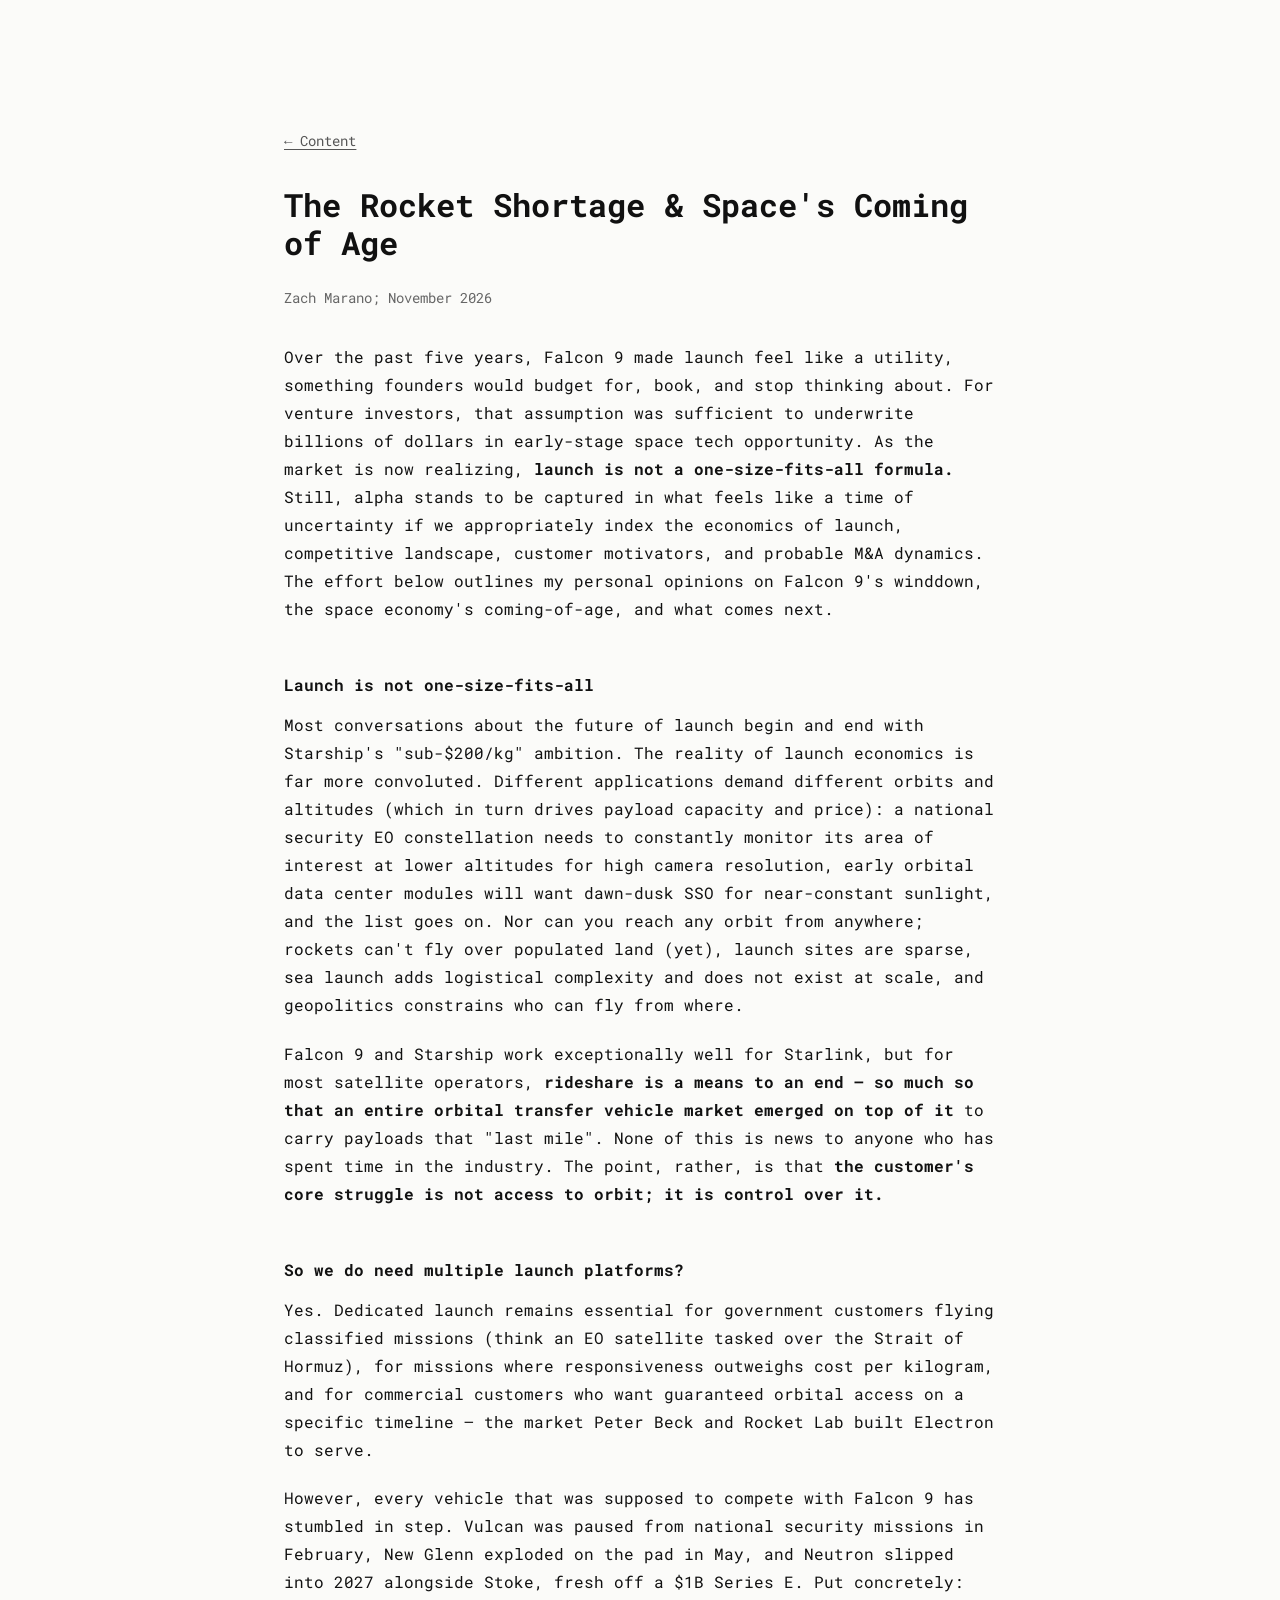
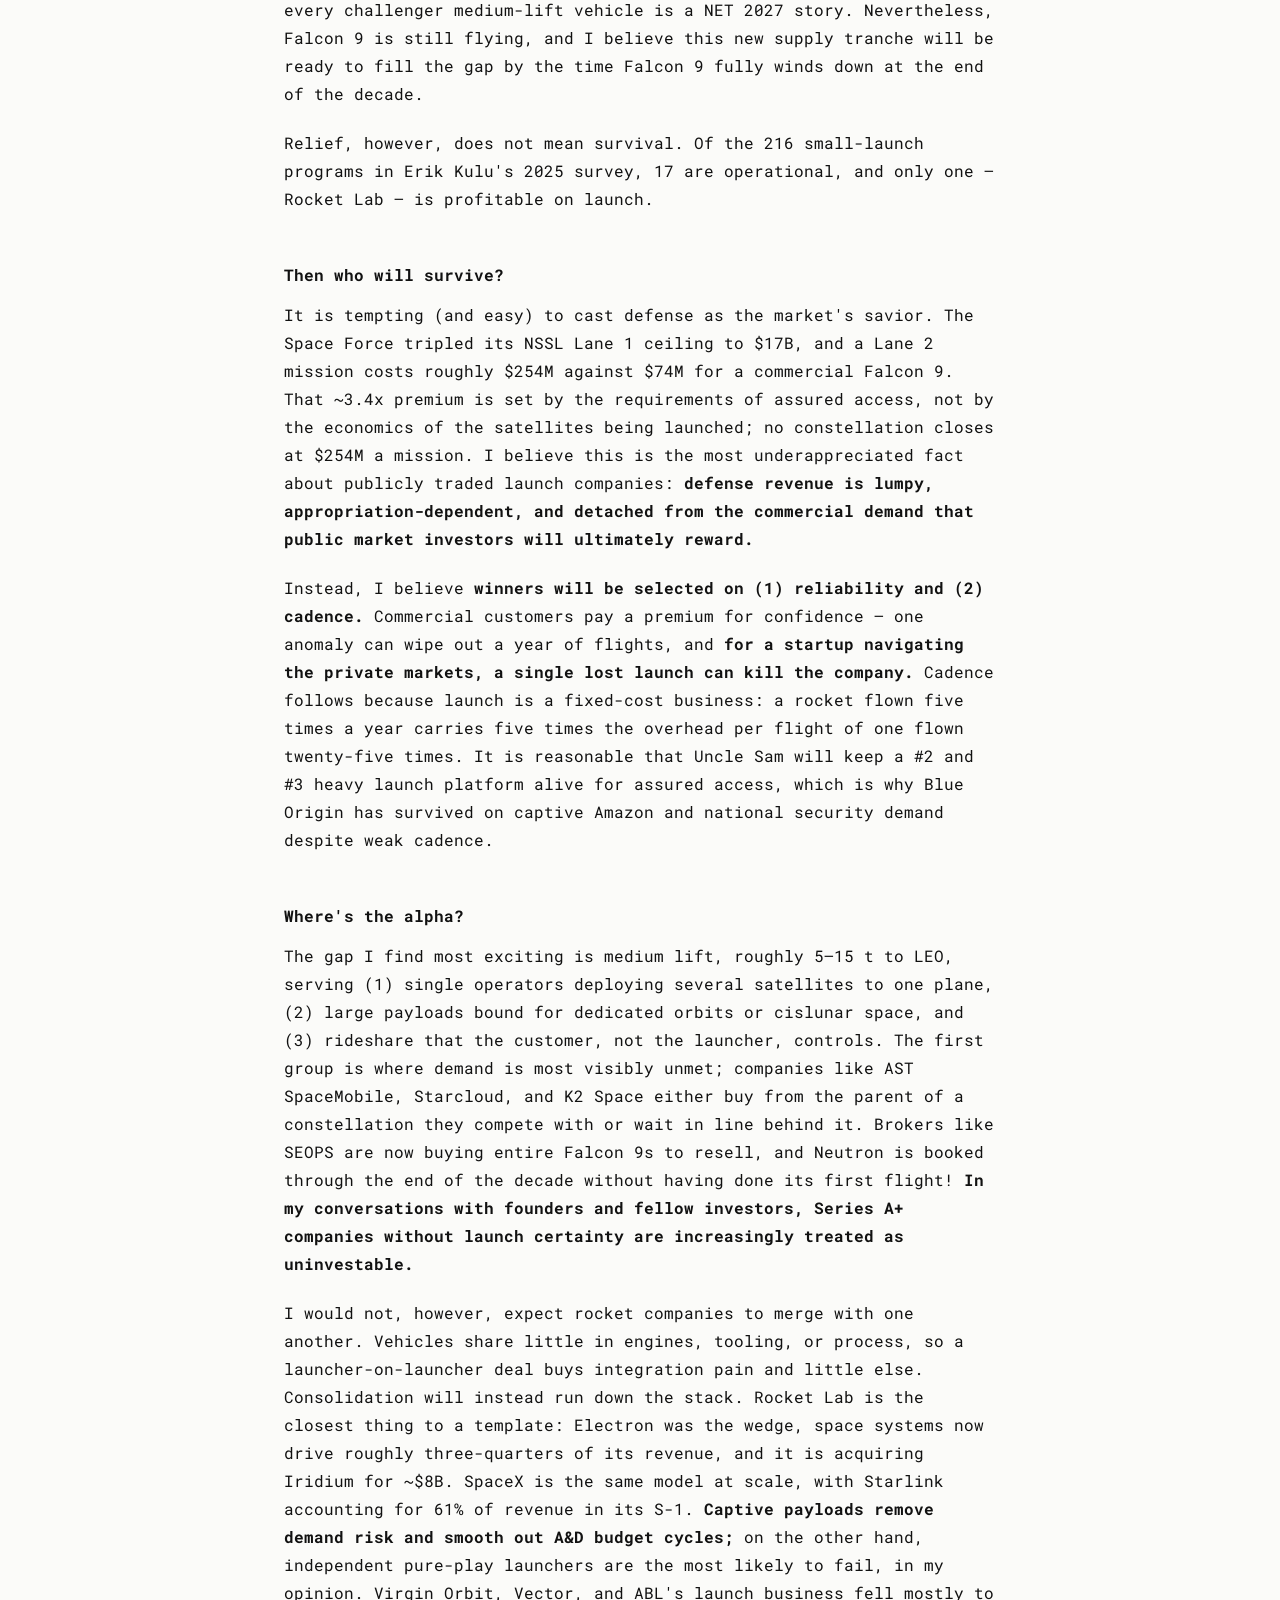
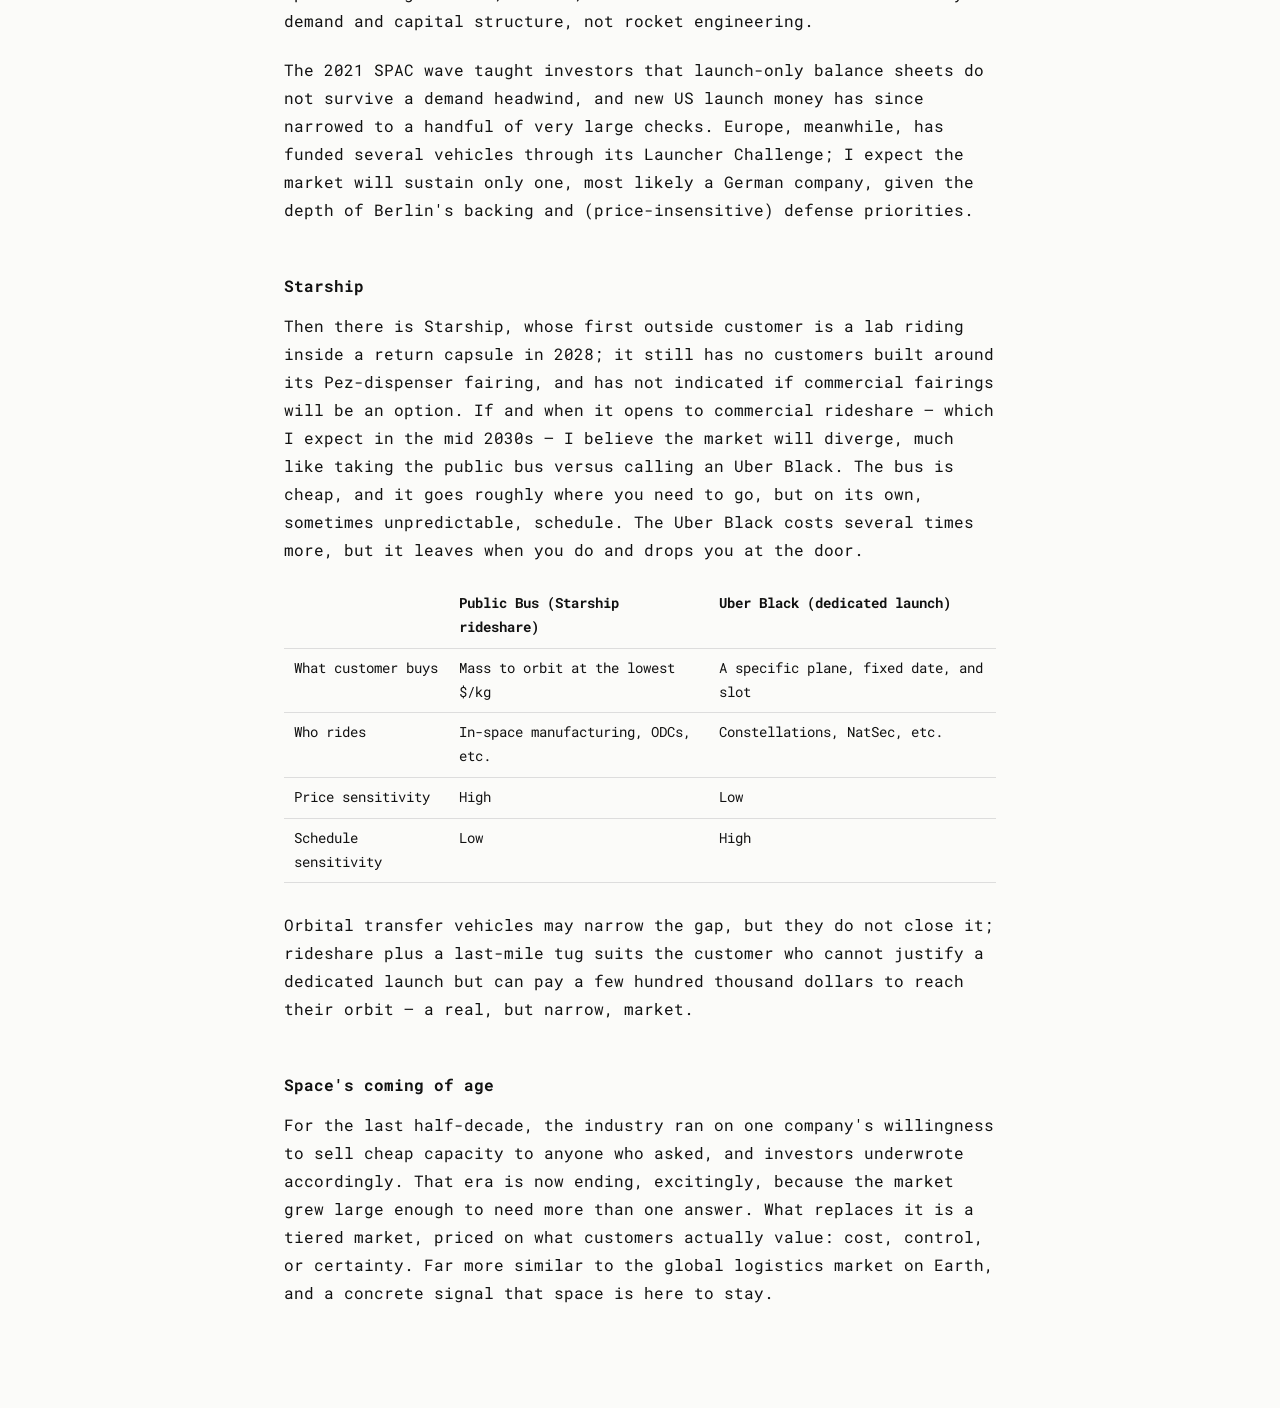
<file: writing/rocket-shortage.html>
<!DOCTYPE html>
<html lang="en">
<head>
  <meta charset="utf-8">
  <meta name="viewport" content="width=device-width, initial-scale=1">
  <title>The Rocket Shortage &amp; Space's Coming of Age · Zach Marano</title>
  <link rel="stylesheet" href="../style.css?v=2">
</head>
<body>
  <main>
    <a class="back" href="../content.html">← Content</a>
    <article>
      <h1>The Rocket Shortage &amp; Space's Coming of Age</h1>
      <p class="byline">Zach Marano; November 2026</p>

      <p>Over the past five years, Falcon 9 made launch feel like a utility, something founders would budget for, book, and stop thinking about. For venture investors, that assumption was sufficient to underwrite billions of dollars in early-stage space tech opportunity. As the market is now realizing, <strong>launch is not a one-size-fits-all formula.</strong> Still, alpha stands to be captured in what feels like a time of uncertainty if we appropriately index the economics of launch, competitive landscape, customer motivators, and probable M&amp;A dynamics. The effort below outlines my personal opinions on Falcon 9's winddown, the space economy's coming-of-age, and what comes next.</p>

      <h2>Launch is not one-size-fits-all</h2>
      <p>Most conversations about the future of launch begin and end with Starship's "sub-$200/kg" ambition. The reality of launch economics is far more convoluted. Different applications demand different orbits and altitudes (which in turn drives payload capacity and price): a national security EO constellation needs to constantly monitor its area of interest at lower altitudes for high camera resolution, early orbital data center modules will want dawn-dusk SSO for near-constant sunlight, and the list goes on. Nor can you reach any orbit from anywhere; rockets can't fly over populated land (yet), launch sites are sparse, sea launch adds logistical complexity and does not exist at scale, and geopolitics constrains who can fly from where.</p>
      <p>Falcon 9 and Starship work exceptionally well for Starlink, but for most satellite operators, <strong>rideshare is a means to an end – so much so that an entire orbital transfer vehicle market emerged on top of it</strong> to carry payloads that "last mile". None of this is news to anyone who has spent time in the industry. The point, rather, is that <strong>the customer's core struggle is not access to orbit; it is control over it.</strong></p>

      <h2>So we do need multiple launch platforms?</h2>
      <p>Yes. Dedicated launch remains essential for government customers flying classified missions (think an EO satellite tasked over the Strait of Hormuz), for missions where responsiveness outweighs cost per kilogram, and for commercial customers who want guaranteed orbital access on a specific timeline – the market Peter Beck and Rocket Lab built Electron to serve.</p>
      <p>However, every vehicle that was supposed to compete with Falcon 9 has stumbled in step. Vulcan was paused from national security missions in February, New Glenn exploded on the pad in May, and Neutron slipped into 2027 alongside Stoke, fresh off a $1B Series E. Put concretely: every challenger medium-lift vehicle is a NET 2027 story. Nevertheless, Falcon 9 is still flying, and I believe this new supply tranche will be ready to fill the gap by the time Falcon 9 fully winds down at the end of the decade.</p>
      <p>Relief, however, does not mean survival. Of the 216 small-launch programs in Erik Kulu's 2025 survey, 17 are operational, and only one – Rocket Lab – is profitable on launch.</p>

      <h2>Then who will survive?</h2>
      <p>It is tempting (and easy) to cast defense as the market's savior. The Space Force tripled its NSSL Lane 1 ceiling to $17B, and a Lane 2 mission costs roughly $254M against $74M for a commercial Falcon 9. That ~3.4x premium is set by the requirements of assured access, not by the economics of the satellites being launched; no constellation closes at $254M a mission. I believe this is the most underappreciated fact about publicly traded launch companies: <strong>defense revenue is lumpy, appropriation-dependent, and detached from the commercial demand that public market investors will ultimately reward.</strong></p>
      <p>Instead, I believe <strong>winners will be selected on (1) reliability and (2) cadence.</strong> Commercial customers pay a premium for confidence – one anomaly can wipe out a year of flights, and <strong>for a startup navigating the private markets, a single lost launch can kill the company.</strong> Cadence follows because launch is a fixed-cost business: a rocket flown five times a year carries five times the overhead per flight of one flown twenty-five times. It is reasonable that Uncle Sam will keep a #2 and #3 heavy launch platform alive for assured access, which is why Blue Origin has survived on captive Amazon and national security demand despite weak cadence.</p>

      <h2>Where's the alpha?</h2>
      <p>The gap I find most exciting is medium lift, roughly 5–15 t to LEO, serving (1) single operators deploying several satellites to one plane, (2) large payloads bound for dedicated orbits or cislunar space, and (3) rideshare that the customer, not the launcher, controls. The first group is where demand is most visibly unmet; companies like AST SpaceMobile, Starcloud, and K2 Space either buy from the parent of a constellation they compete with or wait in line behind it. Brokers like SEOPS are now buying entire Falcon 9s to resell, and Neutron is booked through the end of the decade without having done its first flight! <strong>In my conversations with founders and fellow investors, Series A+ companies without launch certainty are increasingly treated as uninvestable.</strong></p>
      <p>I would not, however, expect rocket companies to merge with one another. Vehicles share little in engines, tooling, or process, so a launcher-on-launcher deal buys integration pain and little else. Consolidation will instead run down the stack. Rocket Lab is the closest thing to a template: Electron was the wedge, space systems now drive roughly three-quarters of its revenue, and it is acquiring Iridium for ~$8B. SpaceX is the same model at scale, with Starlink accounting for 61% of revenue in its S-1. <strong>Captive payloads remove demand risk and smooth out A&amp;D budget cycles;</strong> on the other hand, independent pure-play launchers are the most likely to fail, in my opinion. Virgin Orbit, Vector, and ABL's launch business fell mostly to demand and capital structure, not rocket engineering.</p>
      <p>The 2021 SPAC wave taught investors that launch-only balance sheets do not survive a demand headwind, and new US launch money has since narrowed to a handful of very large checks. Europe, meanwhile, has funded several vehicles through its Launcher Challenge; I expect the market will sustain only one, most likely a German company, given the depth of Berlin's backing and (price-insensitive) defense priorities.</p>

      <h2>Starship</h2>
      <p>Then there is Starship, whose first outside customer is a lab riding inside a return capsule in 2028; it still has no customers built around its Pez-dispenser fairing, and has not indicated if commercial fairings will be an option. If and when it opens to commercial rideshare – which I expect in the mid 2030s – I believe the market will diverge, much like taking the public bus versus calling an Uber Black. The bus is cheap, and it goes roughly where you need to go, but on its own, sometimes unpredictable, schedule. The Uber Black costs several times more, but it leaves when you do and drops you at the door.</p>

      <table>
        <thead>
          <tr><th></th><th>Public Bus (Starship rideshare)</th><th>Uber Black (dedicated launch)</th></tr>
        </thead>
        <tbody>
          <tr><td>What customer buys</td><td>Mass to orbit at the lowest $/kg</td><td>A specific plane, fixed date, and slot</td></tr>
          <tr><td>Who rides</td><td>In-space manufacturing, ODCs, etc.</td><td>Constellations, NatSec, etc.</td></tr>
          <tr><td>Price sensitivity</td><td>High</td><td>Low</td></tr>
          <tr><td>Schedule sensitivity</td><td>Low</td><td>High</td></tr>
        </tbody>
      </table>

      <p>Orbital transfer vehicles may narrow the gap, but they do not close it; rideshare plus a last-mile tug suits the customer who cannot justify a dedicated launch but can pay a few hundred thousand dollars to reach their orbit – a real, but narrow, market.</p>

      <h2>Space's coming of age</h2>
      <p>For the last half-decade, the industry ran on one company's willingness to sell cheap capacity to anyone who asked, and investors underwrote accordingly. That era is now ending, excitingly, because the market grew large enough to need more than one answer. What replaces it is a tiered market, priced on what customers actually value: cost, control, or certainty. Far more similar to the global logistics market on Earth, and a concrete signal that space is here to stay.</p>
    </article>
  </main>
</body>
</html>
</file>
<file: style.css>
@import url("https://fonts.googleapis.com/css2?family=Roboto+Mono:wght@400;500;700&display=swap");

* { box-sizing: border-box; }

body {
  margin: 0;
  background: #FBFBF9;
  color: #111;
  font-family: "Roboto Mono", ui-monospace, Menlo, Consolas, monospace;
  font-size: 16px;
  line-height: 1.75;
}

main {
  max-width: 760px;
  margin: 0 auto;
  padding: 14vh 24px 80px;
}

/* Homepage: block shrinks to its content and sits centered; text stays left-aligned */
main.home {
  max-width: none;
  width: fit-content;
}

a { color: #111; text-underline-offset: 3px; }
a:hover { color: #555; }

h1 { font-size: 2rem; font-weight: 700; margin: 0 0 24px; line-height: 1.2; }
h2 { font-size: 1rem; font-weight: 700; margin: 48px 0 12px; }

.roles p { margin: 0; }
.links { margin-top: 40px; }
.links .sep { margin: 0 10px; }

.back { display: inline-block; margin-bottom: 32px; font-size: 0.875rem; color: #555; }

ul.entries { list-style: none; padding: 0; margin: 0; }
ul.entries li { margin-bottom: 16px; }
.meta { display: block; font-size: 0.8rem; color: #666; }

.headshot { display: block; width: 160px; height: 160px; border-radius: 6px; object-fit: cover; margin-bottom: 32px; }

article p { margin: 0 0 1.3em; }
article .byline { color: #666; font-size: 0.875rem; margin-bottom: 32px; }
article table { width: 100%; border-collapse: collapse; font-size: 0.85rem; margin: 8px 0 28px; }
article th, article td { text-align: left; vertical-align: top; padding: 8px 10px; border-bottom: 1px solid #ddd; }
article th { font-weight: 700; }
</file>
